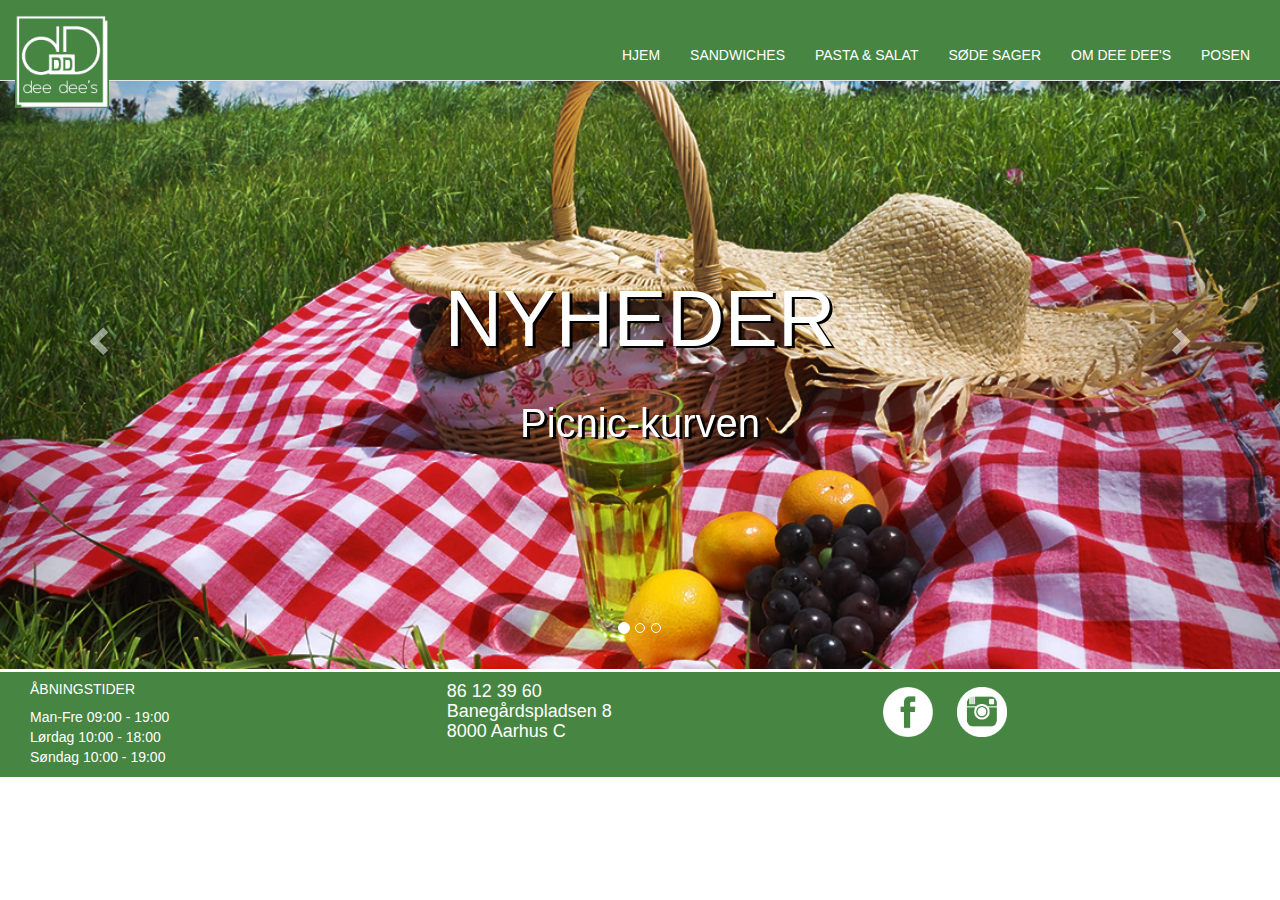
<file: index.html>
<!doctype html>
<html>
<head>
<meta charset="UTF-8">
<meta http-equiv="X-UA-Compatible" content="IE=edge">
<meta name="viewport" content="width=device-width, initial-scale=1.0">
<title>Dee dee's sandwiches, salads &amp; cookies </title>
<link href="css/bootstrap.css" rel="stylesheet" type="text/css">
<link href="css/styles.css" rel="stylesheet" type="text/css">
<!-- HTML5 shim and Respond.js for IE8 support of HTML5 elements and media queries -->
<!-- WARNING: Respond.js doesn't work if you view the page via file:// -->
<!--[if lt IE 9]>
<script src="https://oss.maxcdn.com/html5shiv/3.7.2/html5shiv.min.js"></script>
<script src="https://oss.maxcdn.com/respond/1.4.2/respond.min.js"></script>
<![endif]-->
</head>

<body>

<!--MENU-->
 <nav class="navbar navbar-default navbar-fixed-top">
  <div class="container-fluid">
    <!-- Brand and toggle get grouped for better mobile display -->
    <div class="navbar-header">
     
      <button type="button" class="navbar-toggle collapsed" data-toggle="collapse" data-target="#defaultNavbar1" aria-expanded="false"><span class="sr-only">Toggle navigation</span><span class="icon-bar"></span><span class="icon-bar"></span><span class="icon-bar"></span></button>
      <a class="navbar-brand" href="index.html"><img class="img-responsive logo" src="images/logo.png" alt="Deedees Logo"></a></div>
     
    <!-- Collect the nav links, forms, and other content for toggling -->
    <div class="collapse navbar-collapse" id="defaultNavbar1">
      <ul class="nav navbar-nav pull-right">
               
     
      
      	    <li><a href="index.html">HJEM</a></li>
            <li><a href="sandwiches.html">SANDWICHES</a></li>
            <li><a href="pastaogsalat.html">PASTA &amp; SALAT</a></li>
            <li><a href="sodesager.html">SØDE SAGER</a></li>
            <li><a href="omdeedees.html">OM DEE DEE'S</a></li>
             <li><a href="posen.html">POSEN</a></li>
          </ul>
      <ul class="nav navbar-nav navbar-right">
        <li></li>
        <li class="dropdown">

        </li>
      </ul>
    </div>
    <!-- /.navbar-collapse -->
  </div>
  <!-- /.container-fluid -->
</nav>



<!--CAROUSEL-->
<div class="carousel">
<div class="row">
<div class="col-md-12">
<div id="carousel1" class="carousel slide" data-ride="carousel">
   <ol class="carousel-indicators">
     <li data-target="#carousel1" data-slide-to="0" class="active"></li>
     <li data-target="#carousel1" data-slide-to="1"></li>
     <li data-target="#carousel1" data-slide-to="2"></li>
   </ol>
   <div class="carousel-inner" role="listbox">
     <div class="item active"><img src="images/nyheder.jpg" alt="nyheder" class="center-block forside">
       <div class="carousel-caption">
         <h2 class="carotext">NYHEDER</h2>
         <p class="carounder">Picnic-kurven</p>
       </div>
     </div>
     <div class="item"><img src="images/rabat.jpg" alt="studierabat" class="center-block forside">
       <div class="carousel-caption">
         <h2 class="carotext">STUDIERABAT</h2>
         <p class="carounder">Du får 10% rabat som studerende</p>
       </div>
     </div>
     <div class="item"><img src="images/levering.jpg" alt="levering" class="center-block forside">
       <div class="carousel-caption">
         <h2 class="carotext">LEVERING</h2>
         <p class="carounder">Få din mad leveret lige til døren</p>
       </div>
     </div>
   </div>
   <a class="left carousel-control" href="#carousel1" role="button" data-slide="prev"><span class="glyphicon glyphicon-chevron-left" aria-hidden="true"></span><span class="sr-only">Previous</span></a><a class="right carousel-control" href="#carousel1" role="button" data-slide="next"><span class="glyphicon glyphicon-chevron-right" aria-hidden="true"></span><span class="sr-only">Next</span></a></div>
   </div>
   </div>
   </div>
   
<!--MOBIL FORSIDE-->
<div class="row">
	<div class="col-xs-12">
		<a href="https://www.facebook.com/deedeessandwich/?fref=ts"><img class="img-responsive newsmobile" src="images/nyheder.jpg" alt="Nyheder">
		 <div class="center">NYHEDER</div></a>
	</div>
</div>
<div class="row">
	<div class="col-xs-12">
		<img class="img-responsive studie" src="images/rabat.jpg" alt="Studierabat">
		 <div class="center">STUDIE-<br>
RABAT</div>
	</div>
<div class="row">
	<div class="col-xs-12">
		<img class="img-responsive levering" src="images/levering.jpg" alt="Levering">
		 <div class="center">LEVERING</div>
	</div>
</div>

</div>

<!--FOOTER-->
<footer>
	<div class="col-xs-12 footer" style="background-color:#478543">
		<div class="col-xs-4">
		<h5>ÅBNINGSTIDER</h5>
		<p>Man-Fre 09:00 - 19:00<br>
Lørdag 10:00 - 18:00<br>
Søndag 10:00 - 19:00</p>
			</div>
			<div class="col-xs-4">
				<h4>86 12 39 60<br>
				Banegårdspladsen 8<br>
				8000 Aarhus C</h4>
			</div>
			<div class="col-xs-4">
		<img class="img-responsive facebook" src="images/facebook.png" alt="facebook">
		<img class="img-responsive insta" src="images/insta.png" alt="instagram">
			</div>
			
		</div>
</footer>

<script src="js/jquery-1.11.3.min.js"></script>
<script src="js/bootstrap.js"></script>
</body>
</html>
</file>
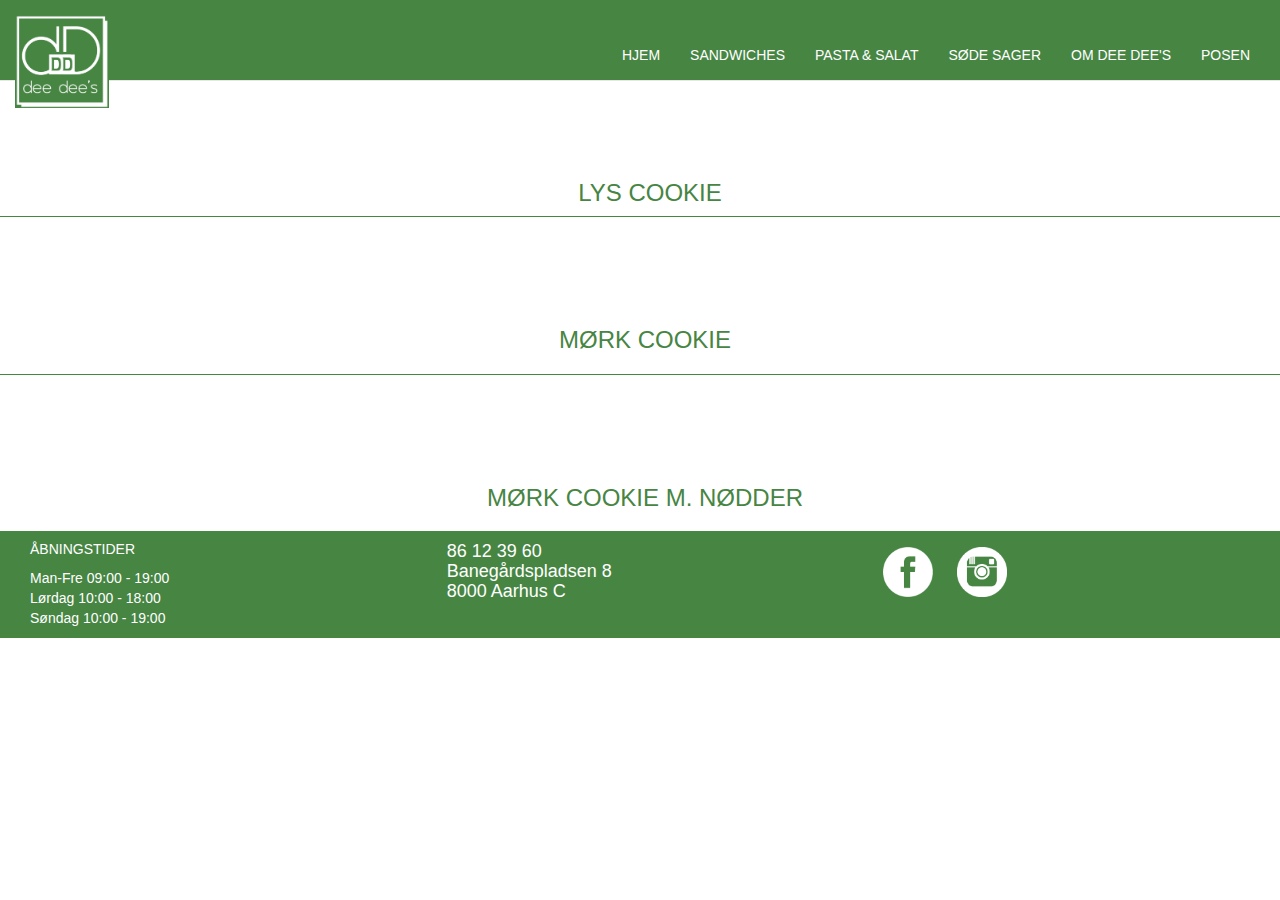
<file: cookies.html>
<!doctype html>
<html>
<head>
<meta charset="UTF-8">
<title>cookies</title>
<link href="css/bootstrap.css" rel="stylesheet" type="text/css">
<link href="css/styles.css" rel="stylesheet" type="text/css">
</head>

<body>
<nav class="navbar navbar-default navbar-fixed-top">
  <div class="container-fluid">
    <!-- Brand and toggle get grouped for better mobile display -->
    <div class="navbar-header">
     
      <button type="button" class="navbar-toggle collapsed" data-toggle="collapse" data-target="#defaultNavbar1" aria-expanded="false"><span class="sr-only">Toggle navigation</span><span class="icon-bar"></span><span class="icon-bar"></span><span class="icon-bar"></span></button>
      <a class="navbar-brand" href="index.html"><img src="images/logo.png" class="logo" alt="logo"></a></div>
     
    <!-- Collect the nav links, forms, and other content for toggling -->
    <div class="collapse navbar-collapse" id="defaultNavbar1">
      <ul class="nav navbar-nav pull-right">
               
     
      
      	    <li><a href="index.html">HJEM</a></li>
            <li><a href="sandwiches.html">SANDWICHES</a></li>
            <li><a href="pastaogsalat.html">PASTA &amp; SALAT</a></li>
            <li><a href="sodesager.html">SØDE SAGER</a></li>
            <li><a href="omdeedees.html">OM DEE DEE'S</a></li>
             <li><a href="posen.html">POSEN</a></li>
          </ul>
      <ul class="nav navbar-nav navbar-right">
        <li></li>
        <li class="dropdown">

        </li>
      </ul>
    </div>
    <!-- /.navbar-collapse -->
  </div>
  <!-- /.container-fluid -->
</nav>

<div class="row megaborder">
	<div class="col-xs-12">
		<a href="#"><h3>LYS COOKIE</h3></a>
	</div>
</div>
<div class="row border">
	<div class="col-xs-12">
		<a href="#"><h3>MØRK COOKIE</h3></a>
			</div>
</div>
<div class="row border">
	<div class="col-xs-12">
		<a href="#"><h3>MØRK COOKIE M. NØDDER</h3></a>
			</div>
</div>



<footer>
	<div class="col-xs-12 footer" style="background-color:#478543">
		<div class="col-xs-4">
		<h5>ÅBNINGSTIDER</h5>
		<p>Man-Fre 09:00 - 19:00<br>
Lørdag 10:00 - 18:00<br>
Søndag 10:00 - 19:00</p>
			</div>
			<div class="col-xs-4">
				<h4>86 12 39 60<br>
				Banegårdspladsen 8<br>
				8000 Aarhus C</h4>
			</div>
			<div class="col-xs-4">
		<img class="img-responsive facebook" src="images/facebook.png" alt="facebook">
		<img class="img-responsive insta" src="images/insta.png" alt="instagram">
			</div>
			
		</div>
</footer>


<script src="js/jquery-1.11.3.min.js"></script>
<script src="js/bootstrap.js"></script>
</body>
</html>
</file>
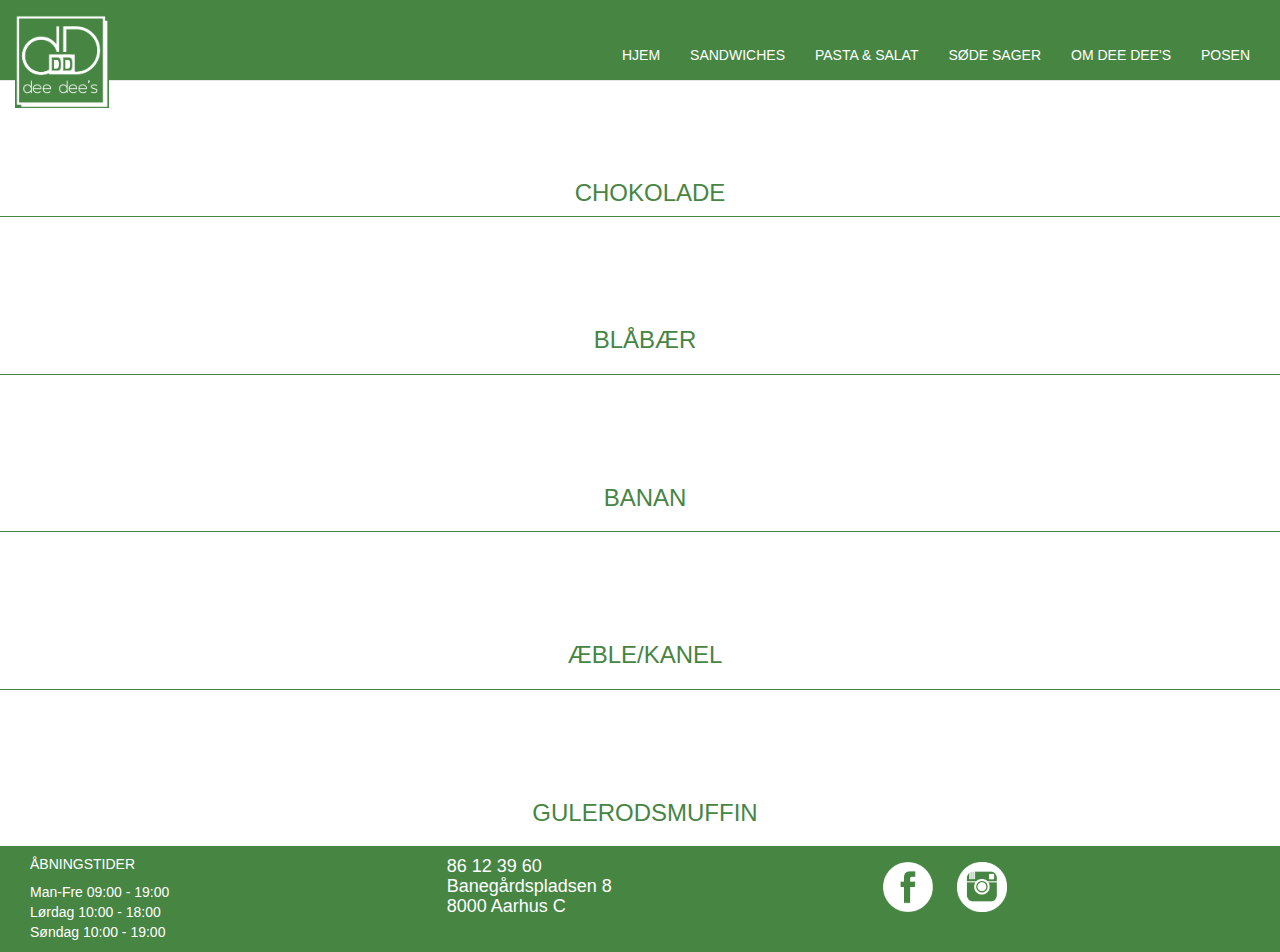
<file: muffins.html>
<!doctype html>
<html>
<head>
<meta charset="UTF-8">
<title>muffins</title>
<link href="css/bootstrap.css" rel="stylesheet" type="text/css">
<link href="css/styles.css" rel="stylesheet" type="text/css">
</head>

<body>
<nav class="navbar navbar-default navbar-fixed-top">
  <div class="container-fluid">
    <!-- Brand and toggle get grouped for better mobile display -->
    <div class="navbar-header">
     
      <button type="button" class="navbar-toggle collapsed" data-toggle="collapse" data-target="#defaultNavbar1" aria-expanded="false"><span class="sr-only">Toggle navigation</span><span class="icon-bar"></span><span class="icon-bar"></span><span class="icon-bar"></span></button>
      <a class="navbar-brand" href="index.html"><img src="images/logo.png" class="logo" alt="logo"></a></div>
     
    <!-- Collect the nav links, forms, and other content for toggling -->
    <div class="collapse navbar-collapse" id="defaultNavbar1">
      <ul class="nav navbar-nav pull-right">
               
     
      
      	    <li><a href="index.html">HJEM</a></li>
            <li><a href="sandwiches.html">SANDWICHES</a></li>
            <li><a href="pastaogsalat.html">PASTA &amp; SALAT</a></li>
            <li><a href="sodesager.html">SØDE SAGER</a></li>
            <li><a href="omdeedees.html">OM DEE DEE'S</a></li>
             <li><a href="posen.html">POSEN</a></li>
          </ul>
      <ul class="nav navbar-nav navbar-right">
        <li></li>
        <li class="dropdown">

        </li>
      </ul>
    </div>
    <!-- /.navbar-collapse -->
  </div>
  <!-- /.container-fluid -->
</nav>

<div class="row megaborder">
	<div class="col-xs-12">
		<a href="#"><h3>CHOKOLADE</h3></a>
	</div>
</div>
<div class="row border">
	<div class="col-xs-12">
		<a href="#"><h3>BLÅBÆR</h3></a>
			</div>
</div>
<div class="row border">
	<div class="col-xs-12">
		<a href="#"><h3>BANAN</h3></a>
			</div>
</div>
<div class="row border">
	<div class="col-xs-12">
		<a href="#"><h3>ÆBLE/KANEL</h3></a>
			</div>
</div>
<div class="row border">
	<div class="col-xs-12">
		<a href="#"><h3>GULERODSMUFFIN</h3></a>
			</div>
</div>

<footer>
	<div class="col-xs-12 footer" style="background-color:#478543">
		<div class="col-xs-4">
		<h5>ÅBNINGSTIDER</h5>
		<p>Man-Fre 09:00 - 19:00<br>
Lørdag 10:00 - 18:00<br>
Søndag 10:00 - 19:00</p>
			</div>
			<div class="col-xs-4">
				<h4>86 12 39 60<br>
				Banegårdspladsen 8<br>
				8000 Aarhus C</h4>
			</div>
			<div class="col-xs-4">
		<img class="img-responsive facebook" src="images/facebook.png" alt="facebook">
		<img class="img-responsive insta" src="images/insta.png" alt="instagram">
			</div>
			
		</div>
</footer>


<script src="js/jquery-1.11.3.min.js"></script>
<script src="js/bootstrap.js"></script>
</body>
</html>
</file>
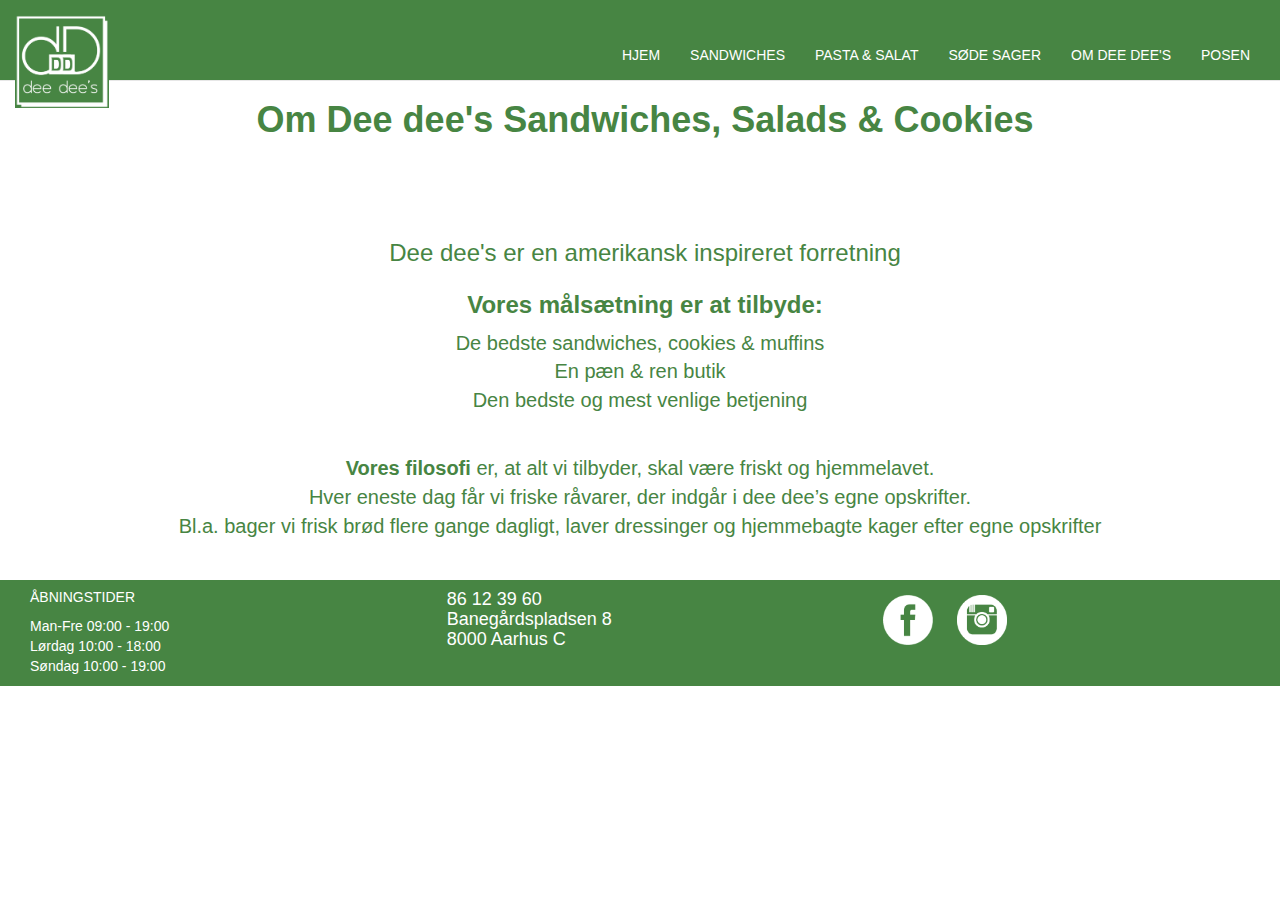
<file: omdeedees.html>
<!doctype html>
<html>
<head>
<meta charset="UTF-8">
<title>Om Dee dee's</title>
<link href="css/bootstrap.css" rel="stylesheet" type="text/css">
<link href="css/styles.css" rel="stylesheet" type="text/css">
</head>

<body>
<nav class="navbar navbar-default navbar-fixed-top">
  <div class="container-fluid">
    <!-- Brand and toggle get grouped for better mobile display -->
    <div class="navbar-header">
     
      <button type="button" class="navbar-toggle collapsed" data-toggle="collapse" data-target="#defaultNavbar1" aria-expanded="false"><span class="sr-only">Toggle navigation</span><span class="icon-bar"></span><span class="icon-bar"></span><span class="icon-bar"></span></button>
      <a class="navbar-brand" href="index.html"><img src="images/logo.png" class="logo" alt="logo"></a></div>
     
    <!-- Collect the nav links, forms, and other content for toggling -->
    <div class="collapse navbar-collapse" id="defaultNavbar1">
      <ul class="nav navbar-nav pull-right">
               
     
      
      	    <li><a href="index.html">HJEM</a></li>
            <li><a href="sandwiches.html">SANDWICHES</a></li>
            <li><a href="pastaogsalat.html">PASTA &amp; SALAT</a></li>
            <li><a href="sodesager.html">SØDE SAGER</a></li>
            <li><a href="omdeedees.html">OM DEE DEE'S</a></li>
             <li><a href="posen.html">POSEN</a></li>
          </ul>
      <ul class="nav navbar-nav navbar-right">
        <li></li>
        <li class="dropdown">

        </li>
      </ul>
    </div>
    <!-- /.navbar-collapse -->
  </div>
  <!-- /.container-fluid -->
</nav>
<h1><strong>Om Dee dee's Sandwiches, Salads &amp; Cookies</strong></h1>
<h3 class="omdeedees">Dee dee's er en amerikansk inspireret forretning <br>
<br><strong>
Vores målsætning er at tilbyde:</strong></h3>
<p class="list">
	De bedste sandwiches, cookies &amp; muffins<br>
	En pæn &amp; ren butik<br>
	Den bedste og mest venlige betjening</p>
	
<p class="filo"><strong>Vores filosofi</strong> er, at alt vi tilbyder, skal være friskt og hjemmelavet.<br> Hver eneste dag får vi friske råvarer, der indgår i dee dee’s egne opskrifter.<br> Bl.a. bager vi frisk brød flere gange dagligt, laver dressinger og hjemmebagte kager efter egne opskrifter</p>

<footer>
	<div class="col-xs-12 footer" style="background-color:#478543">
		<div class="col-xs-4">
		<h5>ÅBNINGSTIDER</h5>
		<p>Man-Fre 09:00 - 19:00<br>
Lørdag 10:00 - 18:00<br>
Søndag 10:00 - 19:00</p>
			</div>
			<div class="col-xs-4">
				<h4>86 12 39 60<br>
				Banegårdspladsen 8<br>
				8000 Aarhus C</h4>
			</div>
			<div class="col-xs-4">
		<img class="img-responsive facebook" src="images/facebook.png" alt="facebook">
		<img class="img-responsive insta" src="images/insta.png" alt="instagram">
			</div>
			
		</div>
</footer>

<script src="js/jquery-1.11.3.min.js"></script>
<script src="js/bootstrap.js"></script>
</body>
</html>
</file>
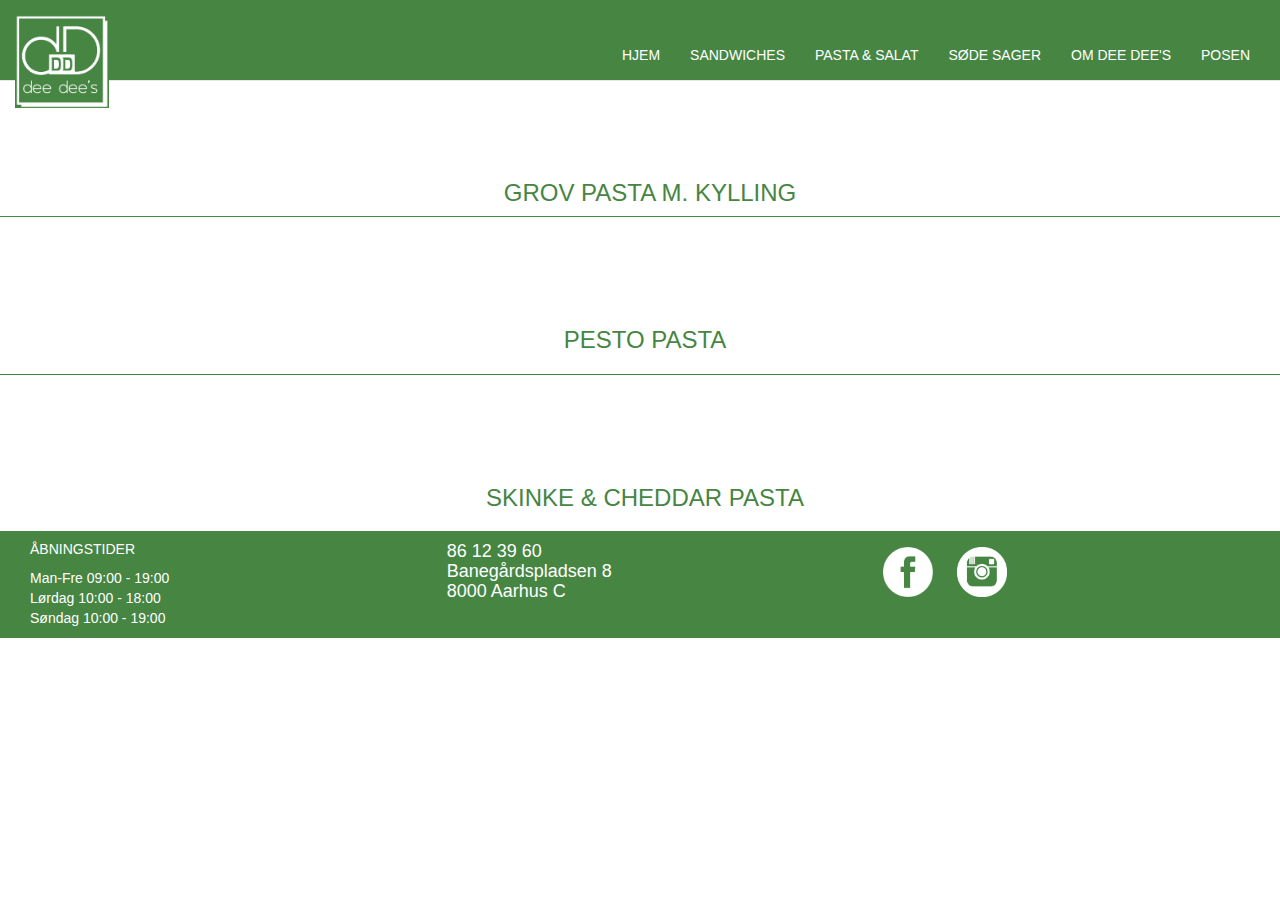
<file: pasta.html>
<!doctype html>
<html>
<head>
<meta charset="UTF-8">
<title>pasta</title>
<link href="css/bootstrap.css" rel="stylesheet" type="text/css">
<link href="css/styles.css" rel="stylesheet" type="text/css">
</head>

<body>
<nav class="navbar navbar-default navbar-fixed-top">
  <div class="container-fluid">
    <!-- Brand and toggle get grouped for better mobile display -->
    <div class="navbar-header">
     
      <button type="button" class="navbar-toggle collapsed" data-toggle="collapse" data-target="#defaultNavbar1" aria-expanded="false"><span class="sr-only">Toggle navigation</span><span class="icon-bar"></span><span class="icon-bar"></span><span class="icon-bar"></span></button>
      <a class="navbar-brand" href="index.html"><img src="images/logo.png" class="logo" alt="Logo"></a><a class="navbar-brand" href="index.html"></a></div>
     
    <!-- Collect the nav links, forms, and other content for toggling -->
    <div class="collapse navbar-collapse" id="defaultNavbar1">
      <ul class="nav navbar-nav pull-right">
               
     
      
      	    <li><a href="index.html">HJEM</a></li>
            <li><a href="sandwiches.html">SANDWICHES</a></li>
            <li><a href="pastaogsalat.html">PASTA &amp; SALAT</a></li>
            <li><a href="sodesager.html">SØDE SAGER</a></li>
            <li><a href="omdeedees.html">OM DEE DEE'S</a></li>
             <li><a href="posen.html">POSEN</a></li>
          </ul>
      <ul class="nav navbar-nav navbar-right">
        <li></li>
        <li class="dropdown">

        </li>
      </ul>
    </div>
    <!-- /.navbar-collapse -->
  </div>
  <!-- /.container-fluid -->
</nav>

<div class="row megaborder">
	<div class="col-xs-12">
		<a href="posen.html"><h3>GROV PASTA M. KYLLING</h3></a>
	</div>
</div>
<div class="row border">
	<div class="col-xs-12">
		<a href="posen.html"><h3>PESTO PASTA</h3></a>
			</div>
</div>
<div class="row border">
	<div class="col-xs-12">
		<a href="posen.html"><h3>SKINKE &amp; CHEDDAR PASTA</h3></a>
			</div>
</div>


<footer>
	<div class="col-xs-12 footer" style="background-color:#478543">
		<div class="col-xs-4">
		<h5>ÅBNINGSTIDER</h5>
		<p>Man-Fre 09:00 - 19:00<br>
Lørdag 10:00 - 18:00<br>
Søndag 10:00 - 19:00</p>
			</div>
			<div class="col-xs-4">
				<h4>86 12 39 60<br>
				Banegårdspladsen 8<br>
				8000 Aarhus C</h4>
			</div>
			<div class="col-xs-4">
		<img class="img-responsive facebook" src="images/facebook.png" alt="facebook">
		<img class="img-responsive insta" src="images/insta.png" alt="instagram">
			</div>
			
		</div>
</footer>




<script src="js/jquery-1.11.3.min.js"></script>
<script src="js/bootstrap.js"></script>
</body>
</html>
</file>
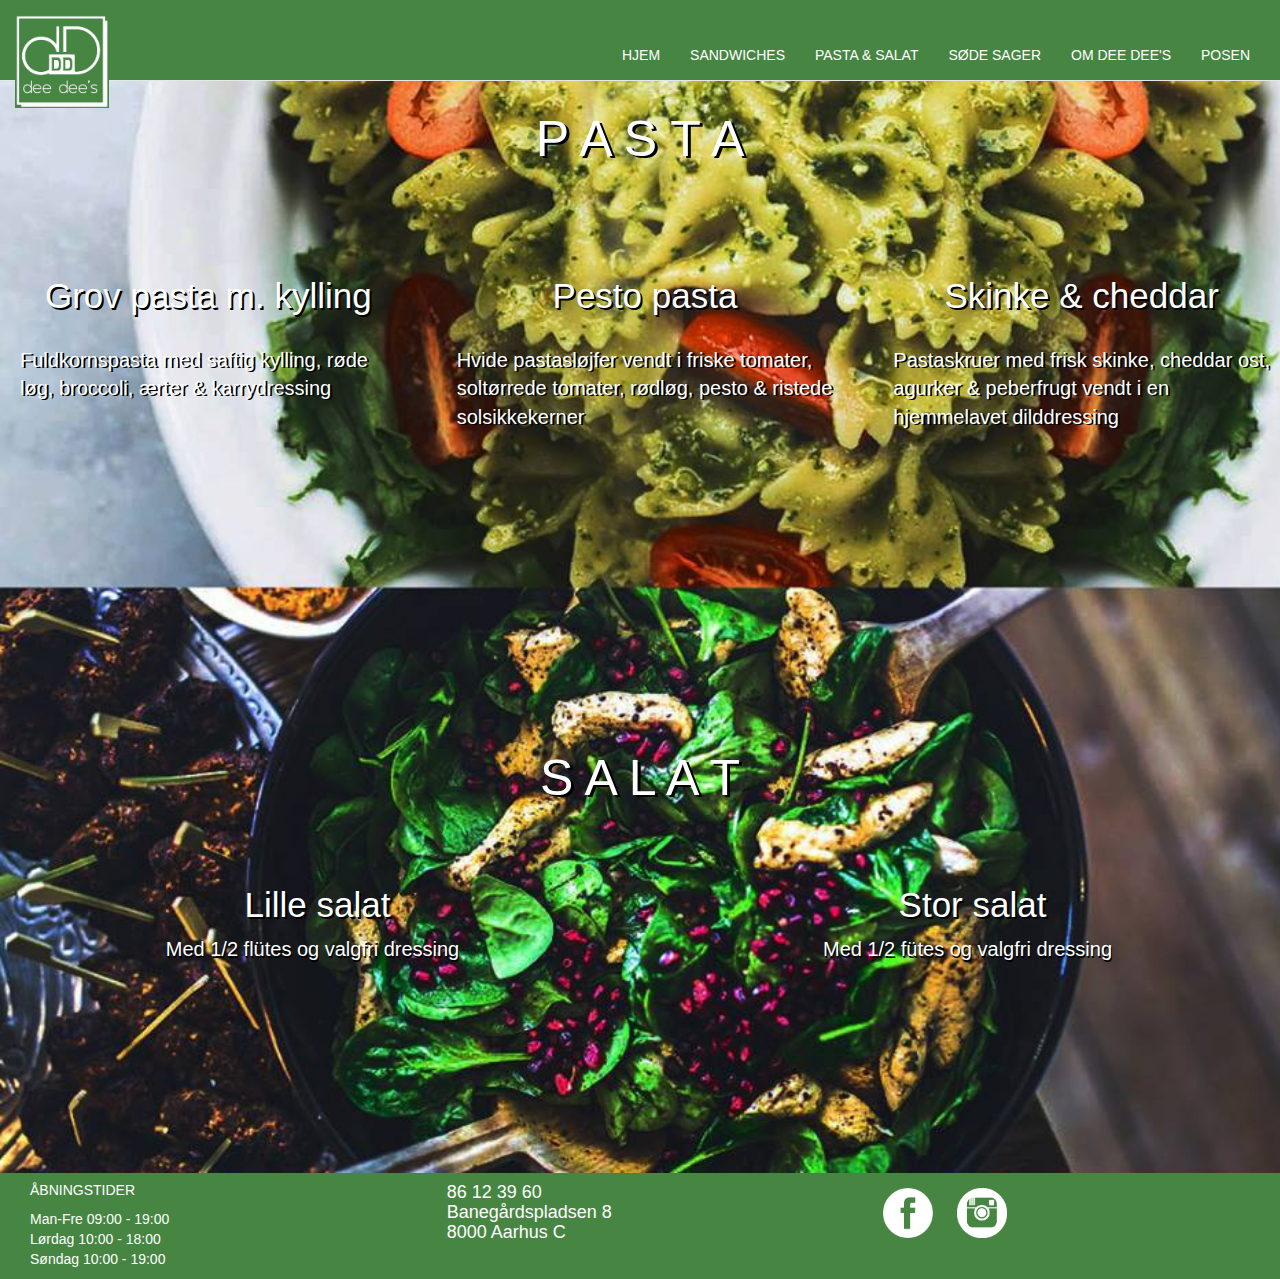
<file: pastaogsalat.html>
<!doctype html>
<html>
<head>
<meta charset="UTF-8">
<title>Pasta og Salat</title>
<link href="css/bootstrap.css" rel="stylesheet" type="text/css">
<link href="css/styles.css" rel="stylesheet" type="text/css">
</head>

<body>
<nav class="navbar navbar-default navbar-fixed-top">
  <div class="container-fluid">
    <!-- Brand and toggle get grouped for better mobile display -->
    <div class="navbar-header">
      
      <button type="button" class="navbar-toggle collapsed" data-toggle="collapse" data-target="#defaultNavbar1" aria-expanded="false"><span class="sr-only">Toggle navigation</span><span class="icon-bar"></span><span class="icon-bar"></span><span class="icon-bar"></span></button>
      <a class="navbar-brand" href="index.html"><img src="images/logo.png" class="logo" alt="logo" ></a></div>
    <!-- Collect the nav links, forms, and other content for toggling -->
    <div class="collapse navbar-collapse" id="defaultNavbar1">
      <ul class="nav navbar-nav pull-right">
               
        <li><a href="index.html">HJEM</a></li>
            <li><a href="sandwiches.html">SANDWICHES</a></li>
            <li><a href="pastaogsalat.html">PASTA &amp; SALAT</a></li>
            <li><a href="sodesager.html">SØDE SAGER</a></li>
            <li><a href="omdeedees.html">OM DEE DEE'S</a></li>
             <li><a href="posen.html">POSEN</a></li>
          </ul>
       
      <ul class="nav navbar-nav navbar-right">
        <li></li>
        <li class="dropdown">

        </li>
      </ul>
    </div>
    <!-- /.navbar-collapse -->
  </div>
  <!-- /.container-fluid -->
</nav>

<div class="row pictures">
	<div class="col-xs-12">
		<a href="pasta.html"><img class="pastapics" src="images/pestopasta.jpg" alt="pasta">
		 <div class="center">PASTA</div></a>
	</div>
</div>
<div class="row">
	<div class="col-xs-12 pictures">
		<a href="salat.html"><img class="pastapics" src="images/salat.jpg" alt="salat">
		 <div class="center">SALAT</div></a>
	</div>
</div>


<section id="pastabackground">
	
	
		<div class="row">
    <div class="col-md-12">
      <h4 class="sandwichheader">P A S T A</h4>
    </div>
 
    
     	<div class="col-md-4"> 
			<h3 class="pastatop">Grov pasta m. kylling</h3>
			<p class="pastaunder">Fuldkornspasta med saftig kylling, røde løg, broccoli, ærter &amp; karrydressing</p>
         </div> 
         
	  
     	<div class="col-md-4"> 
			<h3 class="pastatop">Pesto pasta</h3>
			<p class="pastaunder">Hvide pastasløjfer vendt i friske tomater, soltørrede tomater, rødløg, pesto &amp; ristede solsikkekerner</p>
         </div> 
       
         
     	<div class="col-md-4"> 
			<h3 class="pastatop">Skinke &amp; cheddar</h3>
			<p class="pastaunder">Pastaskruer med frisk skinke, cheddar ost, agurker &amp; peberfrugt vendt i en hjemmelavet dilddressing</p>
         </div> 
         </div>
		  
		  
		  	<div class="row">
    <div class="col-md-12">
      <h4 class="sandwichheader">S A L A T</h4>
    </div>
  
  
 
     	<div class="col-md-6"> 
			<h3 class="salattop">Lille salat</h3>
			<p class="salatunder">Med 1/2 flütes og valgfri dressing</p>
         </div> 
         
         
     	<div class="col-md-6"> 
			<h3 class="salattop">Stor salat</h3>
			<p class="salatunder">Med 1/2 fütes og valgfri dressing</p>
         </div> 
          </div>
	
</section>

<footer>
	<div class="col-xs-12 footer" style="background-color:#478543">
		<div class="col-xs-4">
		<h5>ÅBNINGSTIDER</h5>
		<p>Man-Fre 09:00 - 19:00<br>
Lørdag 10:00 - 18:00<br>
Søndag 10:00 - 19:00</p>
			</div>
			<div class="col-xs-4">
				<h4>86 12 39 60<br>
				Banegårdspladsen 8<br>
				8000 Aarhus C</h4>
			</div>
			<div class="col-xs-4">
		<img class="img-responsive facebook" src="images/facebook.png" alt="facebook">
		<img class="img-responsive insta" src="images/insta.png" alt="instagram">
			</div>
			
		</div>
</footer>

<script src="js/jquery-1.11.3.min.js"></script>
<script src="js/bootstrap.js"></script>

</body>
</html>
</file>
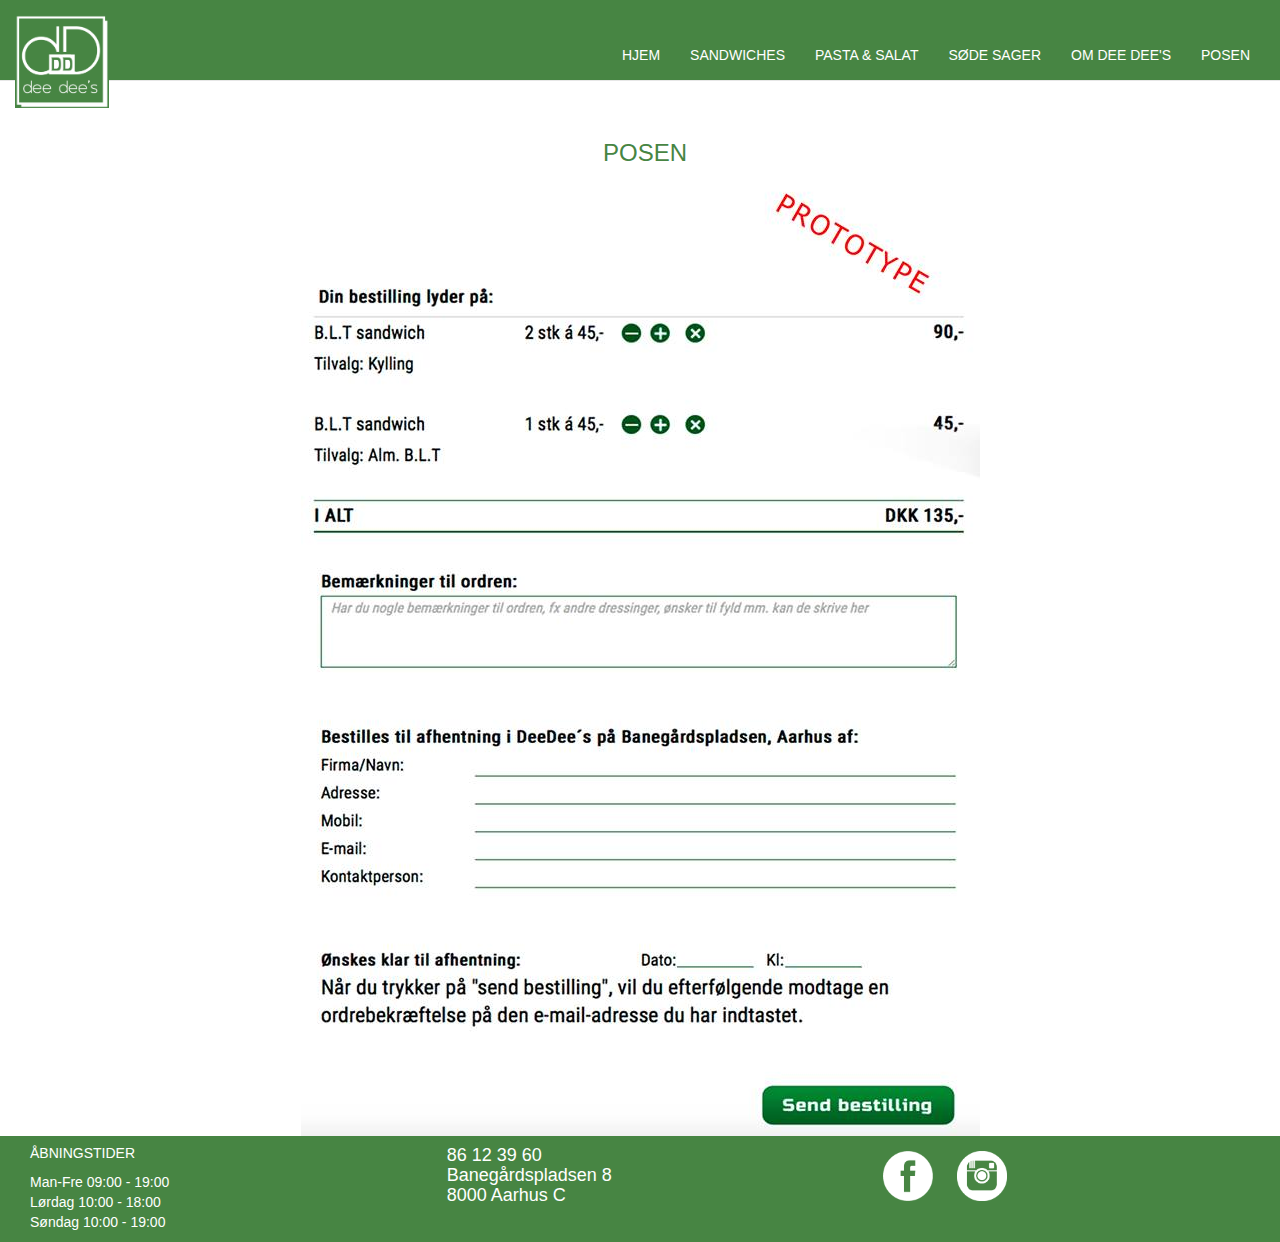
<file: posen.html>
<!doctype html>
<html>
<head>
<meta charset="UTF-8">
<title>Posen</title>
<link href="css/bootstrap.css" rel="stylesheet" type="text/css">
<link href="css/styles.css" rel="stylesheet" type="text/css">
</head>

<body>
 <nav class="navbar navbar-default navbar-fixed-top">
  <div class="container-fluid">
    <!-- Brand and toggle get grouped for better mobile display -->
    <div class="navbar-header">
     
      <button type="button" class="navbar-toggle collapsed" data-toggle="collapse" data-target="#defaultNavbar1" aria-expanded="false"><span class="sr-only">Toggle navigation</span><span class="icon-bar"></span><span class="icon-bar"></span><span class="icon-bar"></span></button>
      <a class="navbar-brand" href="index.html"><img src="images/logo.png" class="logo" alt="logo" ></a></div>
     
    <!-- Collect the nav links, forms, and other content for toggling -->
    <div class="collapse navbar-collapse" id="defaultNavbar1">
      <ul class="nav navbar-nav pull-right">
               
     
      
      	   <li><a href="index.html">HJEM</a></li>
            <li><a href="sandwiches.html">SANDWICHES</a></li>
            <li><a href="pastaogsalat.html">PASTA &amp; SALAT</a></li>
            <li><a href="sodesager.html">SØDE SAGER</a></li>
            <li><a href="omdeedees.html">OM DEE DEE'S</a></li>
             <li><a href="posen.html">POSEN</a></li>
          </ul>
      <ul class="nav navbar-nav navbar-right">
        <li></li>
        <li class="dropdown">

        </li>
      </ul>
    </div>
    <!-- /.navbar-collapse -->
  </div>
  <!-- /.container-fluid -->
</nav>

<h3 class="bestil">POSEN</h3>


<!--PROTOTYPE-->
<center><img class="img-responsive proto" src="images/protopose.jpg" alt="Prototype posen"></center>
<!--PROTOTYPE SLUT-->



<footer>
	<div class="col-xs-12 footer" style="background-color:#478543">
		<div class="col-xs-4">
		<h5>ÅBNINGSTIDER</h5>
		<p>Man-Fre 09:00 - 19:00<br>
Lørdag 10:00 - 18:00<br>
Søndag 10:00 - 19:00</p>
			</div>
			<div class="col-xs-4">
				<h4>86 12 39 60<br>
				Banegårdspladsen 8<br>
				8000 Aarhus C</h4>
			</div>
			<div class="col-xs-4">
		<img class="img-responsive facebook" src="images/facebook.png" alt="facebook">
		<img class="img-responsive insta" src="images/insta.png" alt="instagram">
			</div>
			
		</div>
</footer>
<script src="js/jquery-1.11.3.min.js"></script>
<script src="js/bootstrap.js"></script>

</body>
</html>
</file>
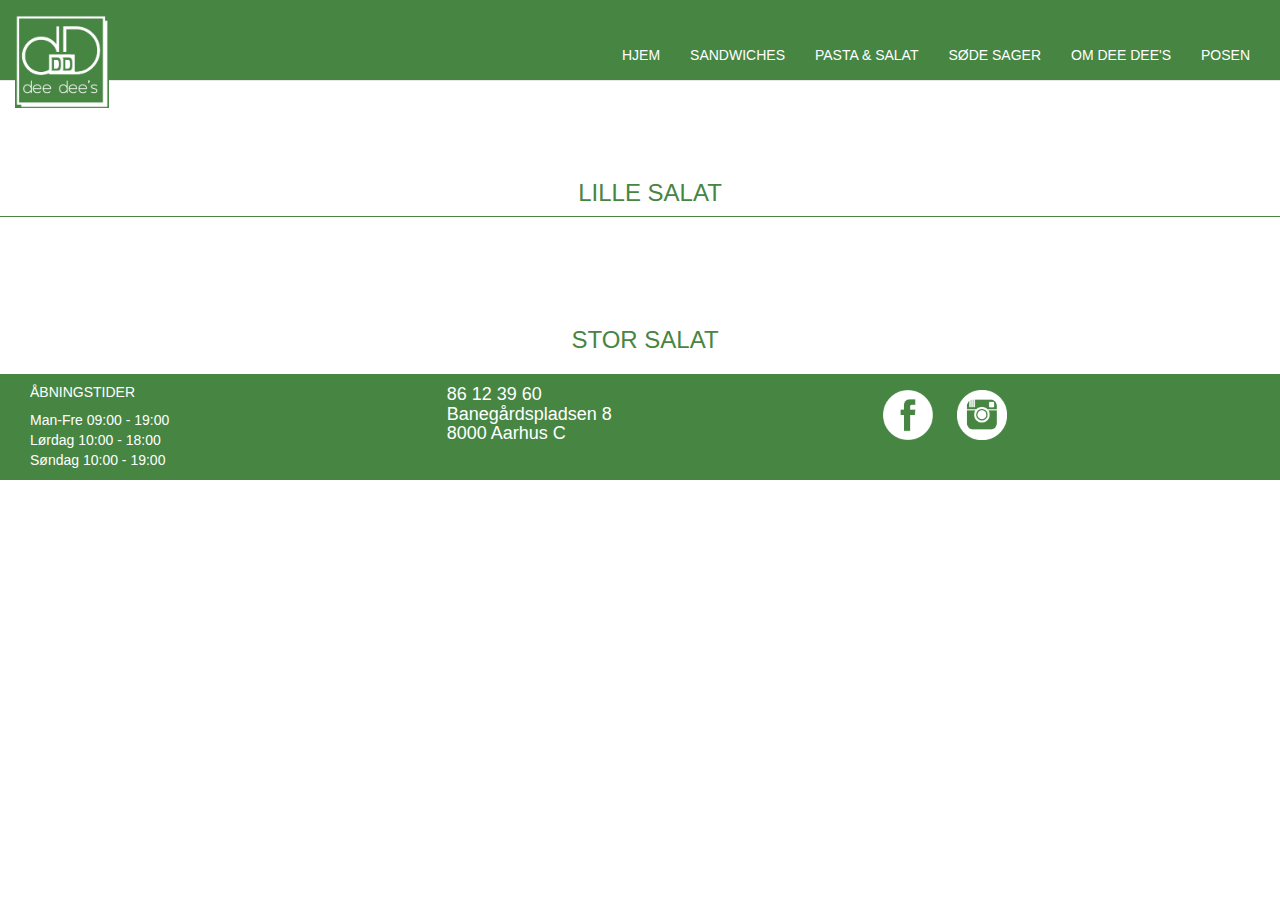
<file: salat.html>
<!doctype html>
<html>
<head>
<meta charset="UTF-8">
<title>Salat</title>
<link href="css/bootstrap.css" rel="stylesheet" type="text/css">
<link href="css/styles.css" rel="stylesheet" type="text/css">
</head>

<body>
<nav class="navbar navbar-default navbar-fixed-top">
  <div class="container-fluid">
    <!-- Brand and toggle get grouped for better mobile display -->
    <div class="navbar-header">
     
      <button type="button" class="navbar-toggle collapsed" data-toggle="collapse" data-target="#defaultNavbar1" aria-expanded="false"><span class="sr-only">Toggle navigation</span><span class="icon-bar"></span><span class="icon-bar"></span><span class="icon-bar"></span></button>
      <a class="navbar-brand" href="index.html"><img src="images/logo.png" class="logo" alt="logo" ></a></div>
     
    <!-- Collect the nav links, forms, and other content for toggling -->
    <div class="collapse navbar-collapse" id="defaultNavbar1">
      <ul class="nav navbar-nav pull-right">
               
     
      
      	    <li><a href="index.html">HJEM</a></li>
            <li><a href="sandwiches.html">SANDWICHES</a></li>
            <li><a href="pastaogsalat.html">PASTA &amp; SALAT</a></li>
            <li><a href="sodesager.html">SØDE SAGER</a></li>
            <li><a href="omdeedees.html">OM DEE DEE'S</a></li>
             <li><a href="posen.html">POSEN</a></li>
          </ul>
      <ul class="nav navbar-nav navbar-right">
        <li></li>
        <li class="dropdown">

        </li>
      </ul>
    </div>
    <!-- /.navbar-collapse -->
  </div>
  <!-- /.container-fluid -->
</nav>

<div class="row megaborder">
	<div class="col-xs-12">
		<a href="#"><h3>LILLE SALAT</h3></a>
	</div>
</div>
<div class="row border">
	<div class="col-xs-12">
		<a href="#"><h3>STOR SALAT</h3></a>
			</div>
</div>



<footer>
	<div class="col-xs-12 footer" style="background-color:#478543">
		<div class="col-xs-4">
		<h5>ÅBNINGSTIDER</h5>
		<p>Man-Fre 09:00 - 19:00<br>
Lørdag 10:00 - 18:00<br>
Søndag 10:00 - 19:00</p>
			</div>
			<div class="col-xs-4">
				<h4>86 12 39 60<br>
				Banegårdspladsen 8<br>
				8000 Aarhus C</h4>
			</div>
			<div class="col-xs-4">
		<img class="img-responsive facebook" src="images/facebook.png" alt="facebook">
		<img class="img-responsive insta" src="images/insta.png" alt="instagram">
			</div>
			
		</div>
</footer>

<script src="js/jquery-1.11.3.min.js"></script>
<script src="js/bootstrap.js"></script>
</body>
</html>
</file>
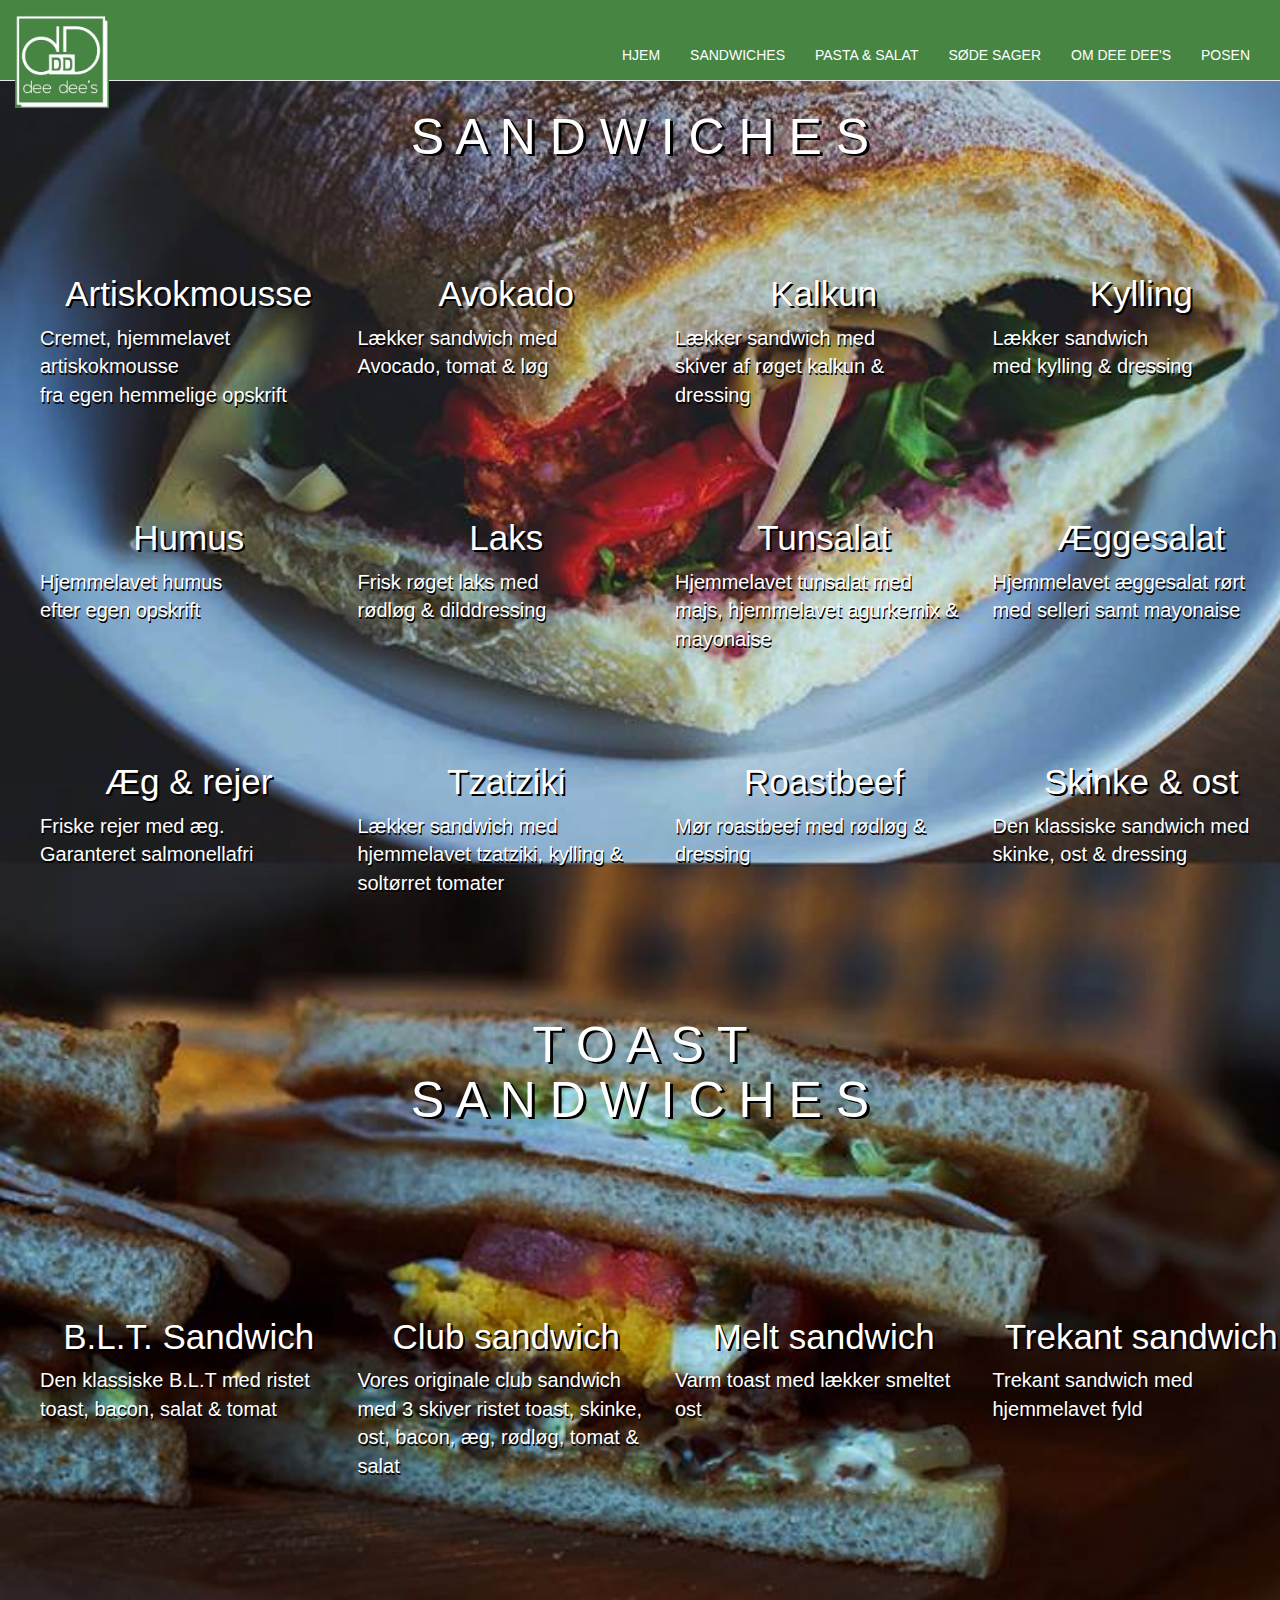
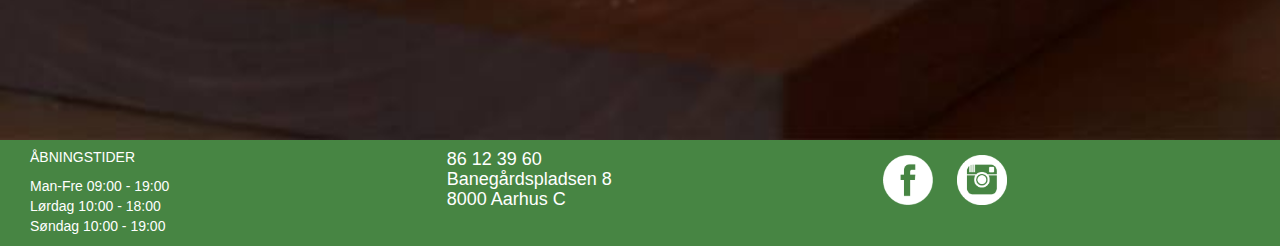
<file: sandwiches.html>
<!doctype html>
<html>
<head>
<meta charset="UTF-8">
<meta http-equiv="X-UA-Compatible" content="IE=edge">
<meta name="viewport" content="width=device-width, initial-scale=1.0">
<title>deedees</title>
<link href="css/bootstrap.css" rel="stylesheet" type="text/css">
<link href="css/styles.css" rel="stylesheet" type="text/css">

</head>

<body>

 <nav class="navbar navbar-default navbar-fixed-top">
  <div class="container-fluid">
    <!-- Brand and toggle get grouped for better mobile display -->
    <div class="navbar-header">
      
      <button type="button" class="navbar-toggle collapsed" data-toggle="collapse" data-target="#defaultNavbar1" aria-expanded="false"><span class="sr-only">Toggle navigation</span><span class="icon-bar"></span><span class="icon-bar"></span><span class="icon-bar"></span></button>
      <a class="navbar-brand" href="index.html"><img src="images/logo.png" class="logo" alt="logo"></a></div>
    <!-- Collect the nav links, forms, and other content for toggling -->
    <div class="collapse navbar-collapse" id="defaultNavbar1">
      <ul class="nav navbar-nav pull-right">
               
         <li><a href="index.html">HJEM</a></li>
            <li><a href="sandwiches.html">SANDWICHES</a></li>
            <li><a href="pastaogsalat.html">PASTA &amp; SALAT</a></li>
            <li><a href="sodesager.html">SØDE SAGER</a></li>
            <li><a href="omdeedees.html">OM DEE DEE'S</a></li>
             <li><a href="posen.html">POSEN</a></li>
          </ul>
       
      <ul class="nav navbar-nav navbar-right">
        <li></li>
        <li class="dropdown">

        </li>
      </ul>
    </div>
    <!-- /.navbar-collapse -->
  </div>
  <!-- /.container-fluid -->
</nav>

<div class="mobilesandwiches">
<div class="row">
	<div class="col-xs-12">
		<a href="Traditionelle.html"><img class="sandpics" src="images/sandwich.jpg" alt="Traditionelle Sandwiches">
		 <div class="center">Traditionelle<br>
Sandwiches</div>
	</a>
	</div>
</div>
<div class="row">
	<div class="col-xs-12">
		<a href="toast.html"><img class="sandpics" src="images/toast.jpg" alt="Toast Sandwiches">
		 <div class="center">Toast<br>
			 Sandwiches</div></a>
	</div>
</div>
</div>



<section id="imgsandwiches">
	
	
		<div class="row">
    <div class="col-md-12">
      <h4 class="sandwichheader">S A N D W I C H E S </h4>
    </div>
  </div>
    
    	<div class="row sandwichpadding">
     	<div class="col-md-3"> 
			<h3 class="sandwichtop">Artiskokmousse</h3>
			<p class="sandwichunder">Cremet, hjemmelavet artiskokmousse <br> fra egen hemmelige opskrift</p>
         </div> 
	  
    	
     	<div class="col-md-3"> 
                  <h3 class="sandwichtop">Avokado</h3> 
                  <p class="sandwichunder">Lækker sandwich med <br>Avocado, tomat &amp; løg</p> 
               </div>  
		  
               <div class="col-md-3"> 
                  <h3 class="sandwichtop">Kalkun</h3>  
                  <p class="sandwichunder">Lækker sandwich med <br>skiver af røget kalkun &amp; dressing</p>   
               </div>  
		 
               <div class="col-md-3"> 
                  <h3 class="sandwichtop">Kylling</h3>  
                  <p class="sandwichunder">Lækker sandwich <br>med kylling &amp; dressing</p>   
               </div>  
			</div>  
			
			<div class="row sandwichpadding">
     	<div class="col-md-3"> 
			<h3 class="sandwichtop">Humus</h3>
			<p class="sandwichunder">Hjemmelavet humus <br>efter egen opskrift</p>
         </div> 
	  
    	
     	<div class="col-md-3"> 
                  <h3 class="sandwichtop">Laks</h3> 
                  <p class="sandwichunder">Frisk røget laks med <br> rødløg &amp; dilddressing</p> 
               </div>  
		  
               <div class="col-md-3"> 
                  <h3 class="sandwichtop">Tunsalat</h3>  
                  <p class="sandwichunder">Hjemmelavet tunsalat med majs, hjemmelavet agurkemix &amp; mayonaise</p>   
               </div>  
		 
               <div class="col-md-3"> 
                  <h3 class="sandwichtop">Æggesalat</h3>  
                  <p class="sandwichunder">Hjemmelavet æggesalat rørt med selleri samt mayonaise</p>   
               </div>  
			</div>  
			
					<div class="row sandwichpadding">
     	<div class="col-md-3"> 
			<h3 class="sandwichtop">Æg &amp; rejer</h3>
			<p class="sandwichunder">Friske rejer med æg. <br> Garanteret salmonellafri</p>
         </div> 
	  
    	
     	<div class="col-md-3"> 
                  <h3 class="sandwichtop">Tzatziki</h3> 
                  <p class="sandwichunder">Lækker sandwich med hjemmelavet tzatziki, kylling &amp; soltørret tomater</p> 
               </div>  
		  
               <div class="col-md-3"> 
                  <h3 class="sandwichtop">Roastbeef</h3>  
                  <p class="sandwichunder">Mør roastbeef med rødløg &amp; dressing</p>   
               </div>  
		 
               <div class="col-md-3"> 
                  <h3 class="sandwichtop">Skinke &amp; ost</h3>  
                  <p class="sandwichunder">Den klassiske sandwich med skinke, ost &amp; dressing</p>   
               </div>  
			</div>  
			
			
			
			
				<div class="row">
    <div class="col-md-12">
      <h4 class="toastheader">T O A S T <br>
S A N D W I C H E S </h4>
    </div>
  </div>
			<div class="row toastpadding">
     	<div class="col-md-3"> 
			<h3 class="sandwichtop">B.L.T. Sandwich</h3>
			<p class="sandwichunder">Den klassiske B.L.T med ristet toast, bacon, salat &amp; tomat</p>
         </div> 
	  
    	
     	<div class="col-md-3"> 
                  <h3 class="sandwichtop">Club sandwich</h3> 
                  <p class="sandwichunder">Vores originale club sandwich med 3 skiver ristet toast, skinke, ost, bacon, æg, rødløg, tomat &amp; salat</p> 
               </div>  
		  
               <div class="col-md-3"> 
                  <h3 class="sandwichtop">Melt sandwich</h3>  
                  <p class="sandwichunder">Varm toast med lækker smeltet ost</p>   
               </div>  
		 
               <div class="col-md-3"> 
                  <h3 class="sandwichtop">Trekant sandwich</h3>  
                  <p class="sandwichunder">Trekant sandwich med hjemmelavet fyld</p>   
               </div>  
			</div>  
			
	  </section>
	 
	 
	 
	 
<footer>
	<div class="col-xs-12 footer" style="background-color:#478543">
		<div class="col-xs-4">
		<h5>ÅBNINGSTIDER</h5>
		<p>Man-Fre 09:00 - 19:00<br>
Lørdag 10:00 - 18:00<br>
Søndag 10:00 - 19:00</p>
			</div>
			<div class="col-xs-4">
				<h4>86 12 39 60<br>
				Banegårdspladsen 8<br>
				8000 Aarhus C</h4>
			</div>
			<div class="col-xs-4">
		<img class="img-responsive facebook" src="images/facebook.png" alt="facebook">
		<img class="img-responsive insta" src="images/insta.png" alt="instagram">
			</div>
			
		</div>
</footer>

<script src="js/jquery-1.11.3.min.js"></script>
<script src="js/bootstrap.js"></script>

</body>
</html>
</file>
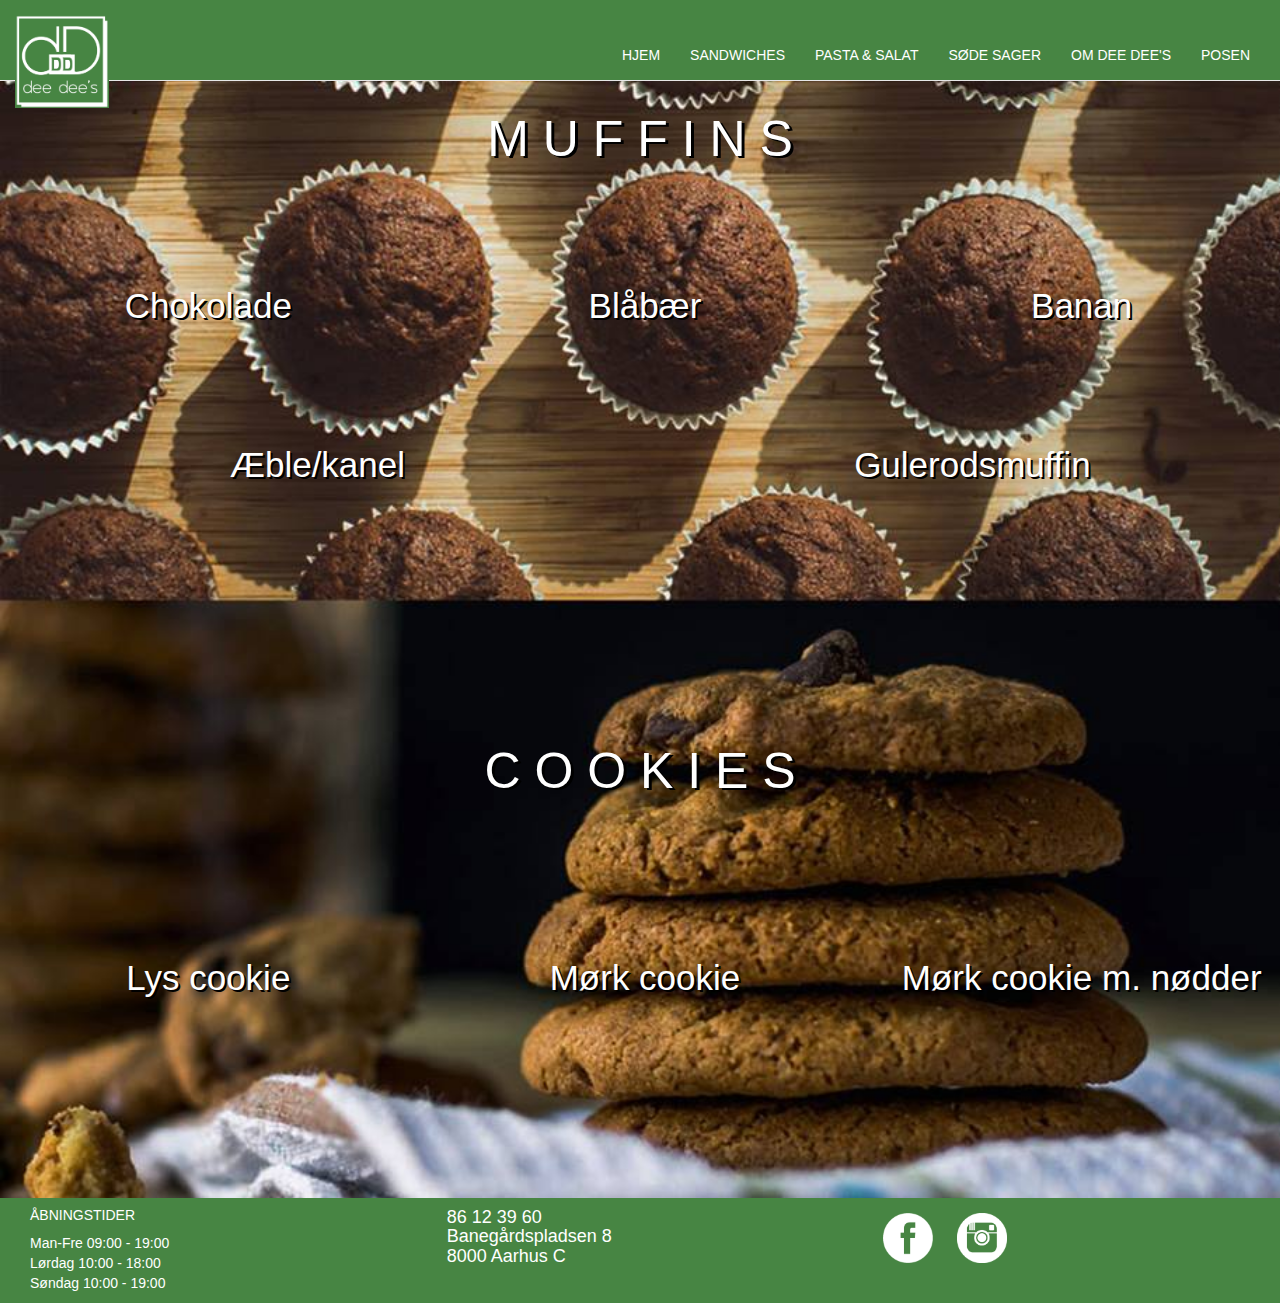
<file: sodesager.html>
<!doctype html>
<html>
<head>
<meta charset="UTF-8">
<title>sødesager</title>
<link href="css/bootstrap.css" rel="stylesheet" type="text/css">
<link href="css/styles.css" rel="stylesheet" type="text/css">
</head>

<body>

<nav class="navbar navbar-default navbar-fixed-top">
  <div class="container-fluid">
    <!-- Brand and toggle get grouped for better mobile display -->
    <div class="navbar-header">
      
      <button type="button" class="navbar-toggle collapsed" data-toggle="collapse" data-target="#defaultNavbar1" aria-expanded="false"><span class="sr-only">Toggle navigation</span><span class="icon-bar"></span><span class="icon-bar"></span><span class="icon-bar"></span></button>
      <a class="navbar-brand" href="index.html"><img src="images/logo.png" class="logo" alt="logo"></a></div>
    <!-- Collect the nav links, forms, and other content for toggling -->
    <div class="collapse navbar-collapse" id="defaultNavbar1">
      <ul class="nav navbar-nav pull-right">
               
         <li><a href="index.html">HJEM</a></li>
            <li><a href="sandwiches.html">SANDWICHES</a></li>
            <li><a href="pastaogsalat.html">PASTA &amp; SALAT</a></li>
            <li><a href="sodesager.html">SØDE SAGER</a></li>
            <li><a href="omdeedees.html">OM DEE DEE'S</a></li>
             <li><a href="posen.html">POSEN</a></li>
          </ul>
       
      <ul class="nav navbar-nav navbar-right">
        <li></li>
        <li class="dropdown">

        </li>
      </ul>
    </div>
    <!-- /.navbar-collapse -->
  </div>
  <!-- /.container-fluid -->
</nav>

<div class="row pictures">
	<div class="col-xs-12">
		<a href="muffins.html"><img class="muffinpics" src="images/muffins.jpg" alt="muffins">
		 <div class="center">MUFFINS</div></a>
	</div>
</div>
<div class="row">
	<div class="col-xs-12 pictures">
		<a href="cookies.html"><img class="muffinpics" src="images/cookies.jpg" alt="cookies">
		 <div class="center">COOKIES</div></a>
	</div>
</div>

<section id="muffinbackground">
	
   
   <div class="row">
    <div class="col-md-12">
      <h4 class="sandwichheader">M U F F I N S</h4>
    </div>
 
    
     	<div class="col-md-4"> 
			<h3 class="muffintop">Chokolade</h3>
			
         </div> 
         
	  
     	<div class="col-md-4"> 
			<h3 class="muffintop">Blåbær</h3>
			
         </div> 
         
         <div class="col-md-4"> 
			<h3 class="muffintop">Banan</h3>
			</div>
         </div> 
         <div class="row">
         	<div class="col-md-6"> 
			<h3 class="muffintop">Æble/kanel</h3>
			
         </div> 
         
         <div class="col-md-6"> 
			<h3 class="muffintop">Gulerodsmuffin</h3>
			
         </div> 
	</div>
	
	<div class="row">
    <div class="col-md-12">
      <h4 class="cookieheader">C O O K I E S</h4>
    </div>
 
    
     	<div class="col-md-4"> 
			<h3 class="cookietop">Lys cookie</h3>
			
         </div> 
         
	  
     	<div class="col-md-4"> 
			<h3 class="cookietop">Mørk cookie</h3>
			
         </div> 
         
         <div class="col-md-4"> 
			<h3 class="cookietop">Mørk cookie m. nødder</h3>
			</div>
         </div> 
	
</section>


<footer>
	<div class="col-xs-12 footer" style="background-color:#478543">
		<div class="col-xs-4">
		<h5>ÅBNINGSTIDER</h5>
		<p>Man-Fre 09:00 - 19:00<br>
Lørdag 10:00 - 18:00<br>
Søndag 10:00 - 19:00</p>
			</div>
			<div class="col-xs-4">
				<h4>86 12 39 60<br>
				Banegårdspladsen 8<br>
				8000 Aarhus C</h4>
			</div>
			<div class="col-xs-4">
		<img class="img-responsive facebook" src="images/facebook.png" alt="facebook">
		<img class="img-responsive insta" src="images/insta.png" alt="instagram">
			</div>
			
		</div>
</footer>

<script src="js/jquery-1.11.3.min.js"></script>
<script src="js/bootstrap.js"></script>
</body>
</html>
</file>
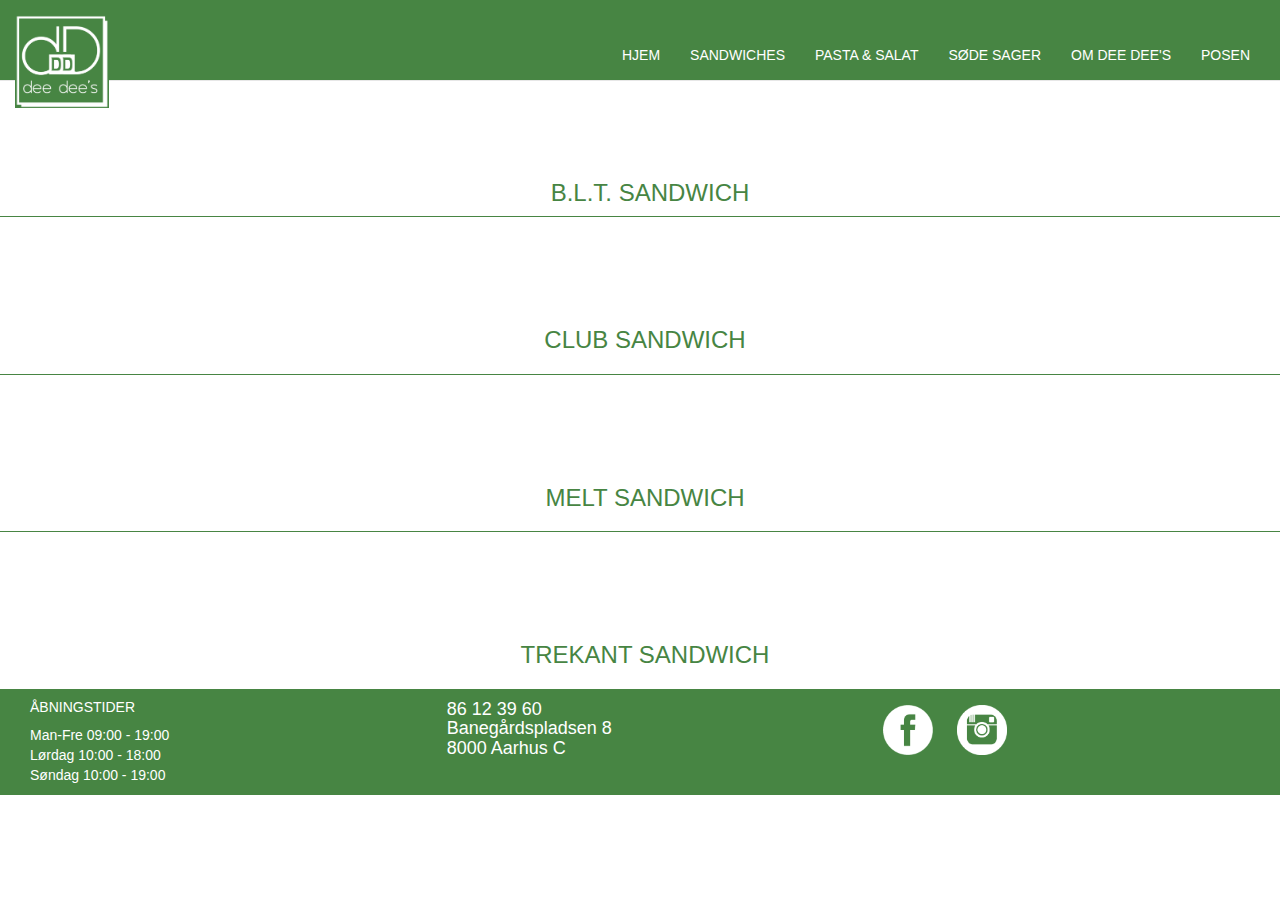
<file: toast.html>
<!doctype html>
<html>
<head>
<meta charset="UTF-8">
<title>Toast</title>
<link href="css/bootstrap.css" rel="stylesheet" type="text/css">
<link href="css/styles.css" rel="stylesheet" type="text/css">
</head>

<body>
<nav class="navbar navbar-default navbar-fixed-top">
  <div class="container-fluid">
    <!-- Brand and toggle get grouped for better mobile display -->
    <div class="navbar-header">
     
      <button type="button" class="navbar-toggle collapsed" data-toggle="collapse" data-target="#defaultNavbar1" aria-expanded="false"><span class="sr-only">Toggle navigation</span><span class="icon-bar"></span><span class="icon-bar"></span><span class="icon-bar"></span></button>
      <a class="navbar-brand" href="index.html"><img src="images/logo.png" class="logo" alt="logo" ></a></div>
     
    <!-- Collect the nav links, forms, and other content for toggling -->
    <div class="collapse navbar-collapse" id="defaultNavbar1">
      <ul class="nav navbar-nav pull-right">
               
     
      
      	    <li><a href="index.html">HJEM</a></li>
            <li><a href="sandwiches.html">SANDWICHES</a></li>
            <li><a href="pastaogsalat.html">PASTA &amp; SALAT</a></li>
            <li><a href="sodesager.html">SØDE SAGER</a></li>
            <li><a href="omdeedees.html">OM DEE DEE'S</a></li>
             <li><a href="posen.html">POSEN</a></li>
          </ul>
      <ul class="nav navbar-nav navbar-right">
        <li></li>
        <li class="dropdown">

        </li>
      </ul>
    </div>
    <!-- /.navbar-collapse -->
  </div>
  <!-- /.container-fluid -->
</nav>

<div class="row megaborder">
	<div class="col-xs-12">
		<a href="posen.html"><h3>B.L.T. SANDWICH</h3></a>
	</div>
</div>
<div class="row border">
	<div class="col-xs-12">
		<a href="posen.html"><h3>CLUB SANDWICH</h3></a>
			</div>
</div>
<div class="row border">
	<div class="col-xs-12">
		<a href="posen.html"><h3>MELT SANDWICH</h3></a>
			</div>
</div>
<div class="row border">
	<div class="col-xs-12">
		<a href="posen.html"><h3>TREKANT SANDWICH</h3></a>
			</div>
</div>

<footer>
	<div class="col-xs-12 footer" style="background-color:#478543">
		<div class="col-xs-4">
		<h5>ÅBNINGSTIDER</h5>
		<p>Man-Fre 09:00 - 19:00<br>
Lørdag 10:00 - 18:00<br>
Søndag 10:00 - 19:00</p>
			</div>
			<div class="col-xs-4">
				<h4>86 12 39 60<br>
				Banegårdspladsen 8<br>
				8000 Aarhus C</h4>
			</div>
			<div class="col-xs-4">
		<img class="img-responsive facebook" src="images/facebook.png" alt="facebook">
		<img class="img-responsive insta" src="images/insta.png" alt="instagram">
			</div>
			
		</div>
</footer>


<script src="js/jquery-1.11.3.min.js"></script>
<script src="js/bootstrap.js"></script>
</body>
</html>
</file>
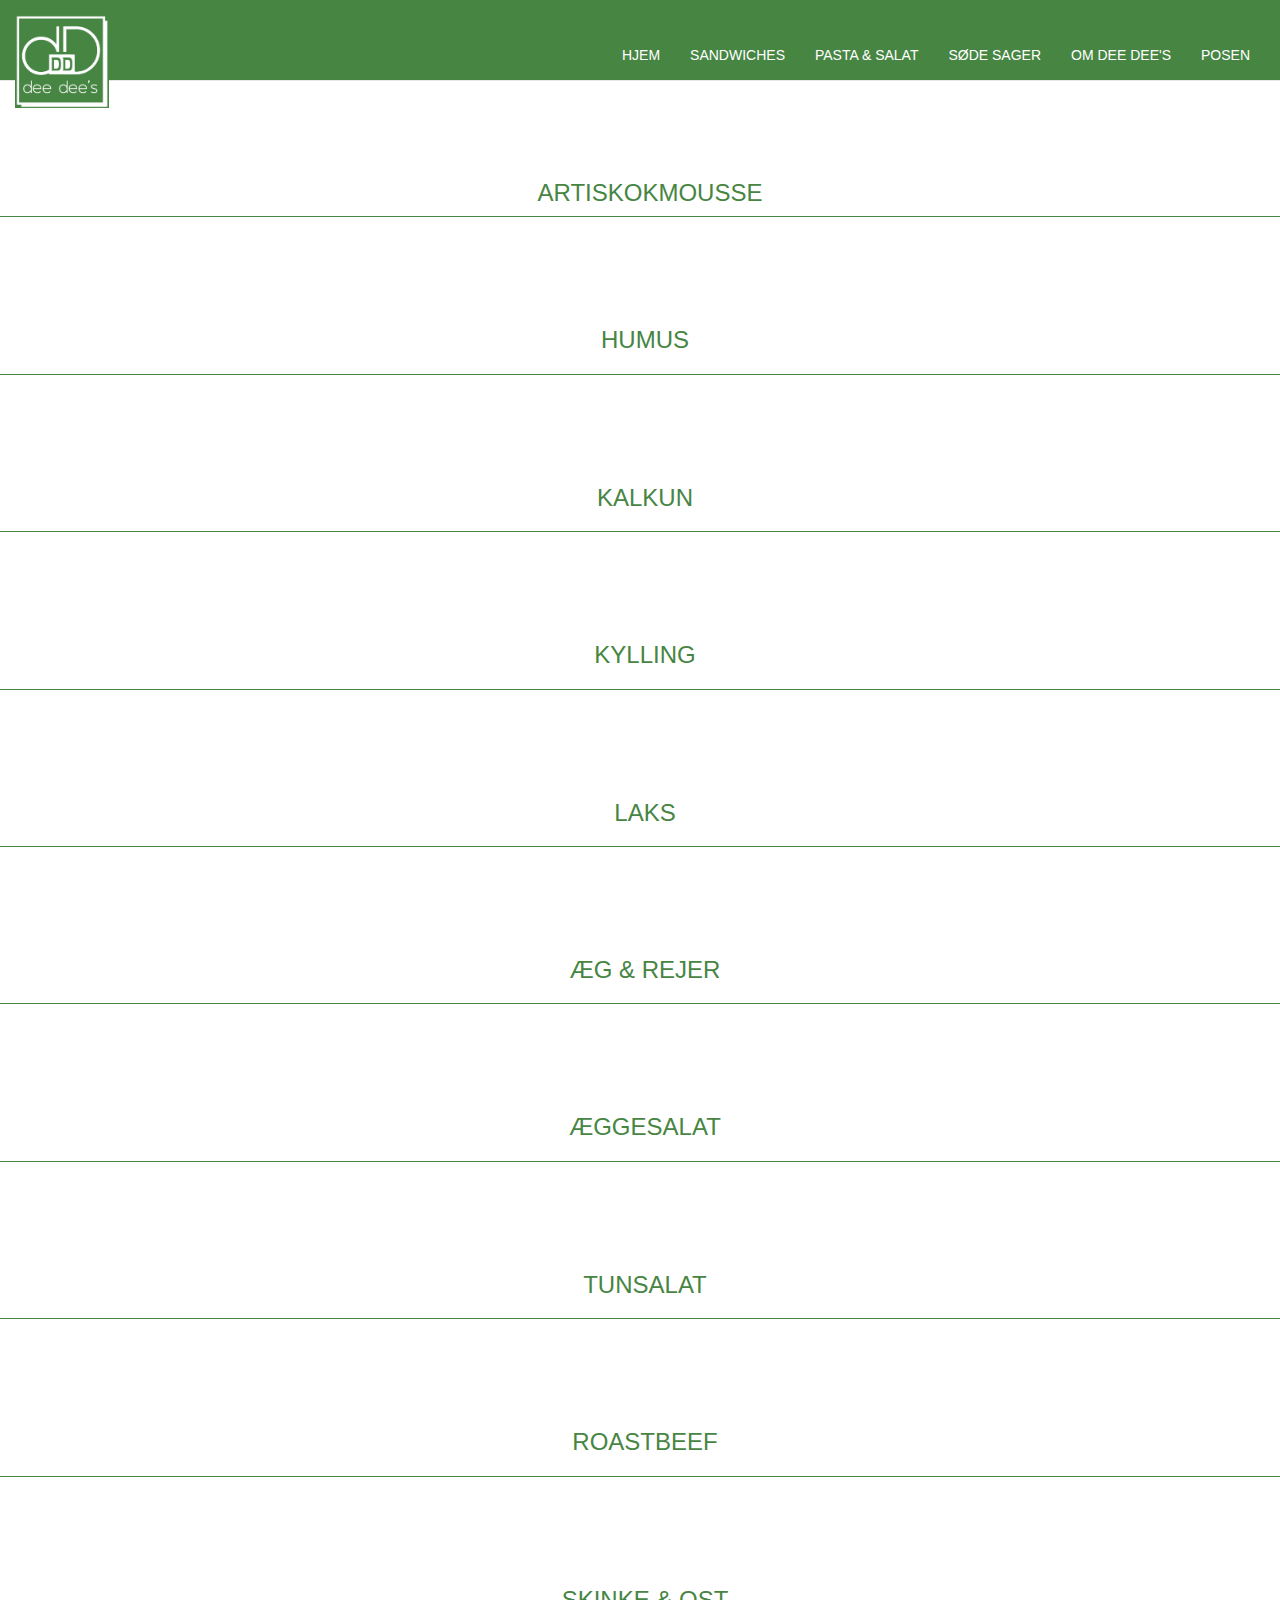
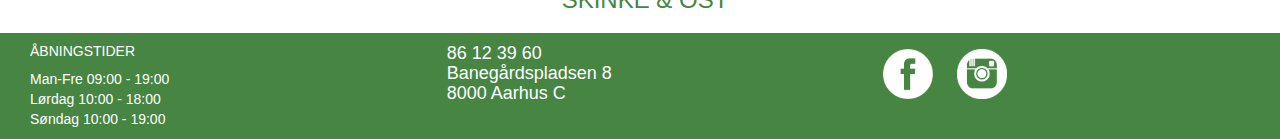
<file: Traditionelle.html>
<!doctype html>
<html>
<head>
<meta charset="UTF-8">
<title>Traditionelle</title>
<link href="css/bootstrap.css" rel="stylesheet" type="text/css">
<link href="css/styles.css" rel="stylesheet" type="text/css">

</head>

<body>
<nav class="navbar navbar-default navbar-fixed-top">
  <div class="container-fluid">
    <!-- Brand and toggle get grouped for better mobile display -->
    <div class="navbar-header">
     
      <button type="button" class="navbar-toggle collapsed" data-toggle="collapse" data-target="#defaultNavbar1" aria-expanded="false"><span class="sr-only">Toggle navigation</span><span class="icon-bar"></span><span class="icon-bar"></span><span class="icon-bar"></span></button>
      <a class="navbar-brand" href="index.html"><img src="images/logo.png" class="logo" alt="logo" ></a></div>
     
    <!-- Collect the nav links, forms, and other content for toggling -->
    <div class="collapse navbar-collapse" id="defaultNavbar1">
      <ul class="nav navbar-nav pull-right">
               
     
      
      	    <li><a href="index.html">HJEM</a></li>
            <li><a href="sandwiches.html">SANDWICHES</a></li>
            <li><a href="pastaogsalat.html">PASTA &amp; SALAT</a></li>
            <li><a href="sodesager.html">SØDE SAGER</a></li>
            <li><a href="omdeedees.html">OM DEE DEE'S</a></li>
             <li><a href="posen.html">POSEN</a></li>
          </ul>
      <ul class="nav navbar-nav navbar-right">
        <li></li>
        <li class="dropdown">

        </li>
      </ul>
    </div>
    <!-- /.navbar-collapse -->
  </div>
  <!-- /.container-fluid -->
</nav>


<div class="row megaborder">
	<div class="col-xs-12">
		<a href="posen.html"><h3>ARTISKOKMOUSSE</h3></a>
	</div>
</div>
<div class="row border">
	<div class="col-xs-12">
		<a href="posen.html"><h3>HUMUS</h3></a>
	</div>
</div>
<div class="row border">
	<div class="col-xs-12">
		<a href="posen.html"><h3>KALKUN</h3></a>
	</div>
</div>
<div class="row border">
	<div class="col-xs-12">
		<a href="posen.html"><h3>KYLLING</h3></a>
	</div>
</div>
<div class="row border">
	<div class="col-xs-12">
		<a href="posen.html"><h3>LAKS</h3></a>
	</div>
</div>
<div class="row border">
	<div class="col-xs-12">
		<a href="posen.html"><h3>ÆG &amp; REJER</h3></a>
	</div>
</div>
<div class="row border">
	<div class="col-xs-12">
		<a href="posen.html"><h3>ÆGGESALAT</h3></a>
	</div>
</div>
<div class="row border">
	<div class="col-xs-12">
		<a href="posen.html"><h3>TUNSALAT</h3></a>
	</div>
</div>
<div class="row border">
	<div class="col-xs-12">
		<a href="posen.html"><h3>ROASTBEEF</h3></a>
	</div>
</div>
<div class="row border">
	<div class="col-xs-12">
		<a href="posen.html"><h3>SKINKE &amp; OST</h3></a>
	</div>
</div>

<footer>
	<div class="col-xs-12 footer" style="background-color:#478543">
		<div class="col-xs-4">
		<h5>ÅBNINGSTIDER</h5>
		<p>Man-Fre 09:00 - 19:00<br>
Lørdag 10:00 - 18:00<br>
Søndag 10:00 - 19:00</p>
			</div>
			<div class="col-xs-4">
				<h4>86 12 39 60<br>
				Banegårdspladsen 8<br>
				8000 Aarhus C</h4>
			</div>
			<div class="col-xs-4">
		<img class="img-responsive facebook" src="images/facebook.png" alt="facebook">
		<img class="img-responsive insta" src="images/insta.png" alt="instagram">
			</div>
			
		</div>
</footer>



<script src="js/jquery-1.11.3.min.js"></script>
<script src="js/bootstrap.js"></script>
</body>
</html>
</file>
<file: css/styles.css>
@charset "UTF-8";
/* CSS Document */

.navbar {
	background-color: #478543;
}
.navbar-default .navbar-nav > li > a{
	color: white;
	font-family: 'Tahoma', Arial, sans-serif;
}
.navbar-toggle {
	background-color: white;
}
 .navbar-fixed-top .navbar-collapse,
  .navbar-fixed-bottom .navbar-collapse {
   margin-top: 30px;
  }

.navcenter {
	position: absolute;
    top: 50%;
    left: 50%;
    transform: translate(-50%, -50%);
	color: white; 
	font-size: 30px;
	font-family: 'Tahoma', Arial, sans-serif;
	
}

.logo {
	width: 20%;
}


.forside {
	width: 100%;
}

.newsmobile {
	padding-top: 50px;
}

.imagesmobile {
	position: relative;
	width: inherit;
	opacity: 0.9;
}


.center {
    position: absolute;
    top: 50%;
    left: 50%;
    transform: translate(-50%, -50%);
    font-size: 80px;
	color: white; 
	text-shadow: 3px 2px black;
	font-family: 'Tahoma', Arial, sans-serif;
}

h1 {
	text-align: center;
	color: #478543;
	padding-top: 80px;
	padding-left: 10px;
	font-family: 'Tahoma', Arial, sans-serif;
}
h3 {
	text-align: center;
	color: #478543;
	padding-top: 80px;
	padding-left: 10px;
	font-family: 'Tahoma', Arial, sans-serif;
}
h4,h5,p {
	color: white;
	font-family: 'Tahoma', Arial, sans-serif;
}
.carotext {
	position: absolute;
    top: 50%;
    left: 50%;
    transform: translate(-50%, -50%);
    font-size: 80px;
	color: white; 
	text-shadow: 3px 2px black;
	font-family: 'Tahoma', Arial, sans-serif;
	padding-bottom: 650px;
}
.carounder {
	position: absolute;
    top: 50%;
    left: 50%;
    transform: translate(-50%, -50%);
    font-size: 40px;
	color: white; 
	text-shadow: 3px 2px black;
	font-family: 'Tahoma', Arial, sans-serif;
	padding-bottom: 400px;
}
.list {
	text-align: center;
	color: #478543;
	font-size: 20px;
	font-family: 'Tahoma', Arial, sans-serif;
}
.filo {
	text-align: center;
	padding-top: 30px;
	padding-bottom: 30px;
	color: #478543;
	font-size: 20px;
	font-family: 'Tahoma', Arial, sans-serif;
}
a {
	color: #478543;
	text-decoration: none;
	font-family: 'Tahoma', Arial, sans-serif;
}
.border {
	border-bottom: 1px solid #478543;
	padding: 10px 10px ;
}
.megaborder {
	border-bottom: 1px solid #478543;
	padding-top: 80px;
	padding-left: 10px;
}


#imgsandwiches {
		background-image: url(../images/backgroundsand.jpg);
		background-repeat: no-repeat;
		background-size: cover;
	}

.sandwichheader {
	padding-top: 100px;
	text-align: center;
	font-family: 'Tahoma', Arial, sans-serif;
	font-size: 50px;
	text-shadow: 3px 2px black;
	
}
.sandwichtop {
	text-align: center;
	font-family: 'Tahoma', Arial, sans-serif;
	text-shadow: 2px 2px black;
	color: white;
	font-size: 35px;
	
}
.sandwichunder {
	font-family: 'Tahoma', Arial, sans-serif;
	text-shadow: 1px 2px black;
	color: white;
	font-size: 20px;
}
.sandwichpadding {
	padding-left: 40px;
	
}

.toastheader {
	padding-top: 100px;
	text-align: center;
	font-family: 'Tahoma', Arial, sans-serif;
	font-size: 50px;
	text-shadow: 3px 2px black;
}
.toastpadding {
	padding-left: 40px;
	padding-top: 80px;
	padding-bottom: 250px;
}
#pastabackground {
	background-image: url(../images/pastadark.jpg);
	background-repeat: no-repeat;
	background-size: cover;
}
.pastatop {
	text-align: center;
	font-family: 'Tahoma', Arial, sans-serif;
	text-shadow: 2px 2px black;
	color: white;
	font-size: 35px;

}
.pastaunder {
	font-family: 'Tahoma', Arial, sans-serif;
	text-shadow: 2px 1px black;
	color: white;
	font-size: 20px;
	padding-top: 20px;
	padding-bottom: 200px;
	padding-left: 20px;
}
.salattop {
	text-align: center;
	font-family: 'Tahoma', Arial, sans-serif;
	text-shadow: 2px 2px black;
	color: white;
	font-size: 35px;
	padding-top: 50px;
}
.salatunder {
	font-family: 'Tahoma', Arial, sans-serif;
	text-shadow: 1px 2px black;
	color: white;
	font-size: 20px;
	text-align: center;
	padding-bottom: 200px;
	
}

#muffinbackground {
	background-image: url(../images/muffinbackground.jpg);
	background-repeat: no-repeat;
	background-size: cover;
}

.muffintop {
	text-align: center;
	font-family: 'Tahoma', Arial, sans-serif;
	text-shadow: 2px 2px black;
	color: white;
	font-size: 35px;
	padding-top: 90px;
	
}

.cookieheader {
	padding-top: 240px;
	text-align: center;
	font-family: 'Tahoma', Arial, sans-serif;
	font-size: 50px;
	text-shadow: 3px 2px black;
}

.cookietop {
	text-align: center;
	font-family: 'Tahoma', Arial, sans-serif;
	text-shadow: 2px 2px black;
	color: white;
	font-size: 35px;
	padding-top: 130px;
	padding-bottom: 190px;
}

.bestil {
	padding-top: 120px;
}

textarea {
	margin-left: 80px;
	margin-top: 30px;
}

.insta, .facebook{
	padding-top: 15px;
	width: 50px;
	display: inline;
	margin-left: 20px;
	
}


@media only screen and (max-width: 767px){
	body {
		width: 100%;
	}	
	.carousel{
		display: none;
	}
	.sandwichheader, .sandwichpadding, .sandwichtop, .sandwichunder, #imgsandwiches {
		display: none;
	}
	#pastabackground, .pastatop, .pastaunder {
		display: none;
	}
	#muffinbackground, .muffintop, .cookieheader, .cookietop {
		display: none;
	}


	
}
@media only screen and (min-width: 768px){
	body {
		width: 100%;
	}
	.newsmobile, .studie, .levering {
		display:none;
	}
	.center {
		display: none;
	}
	.mobilesandwiches{
		display: none;
	}
	.pastapics {
		display: none;
	}
	.muffinpics {
		display: none;
	}

}
</file>
